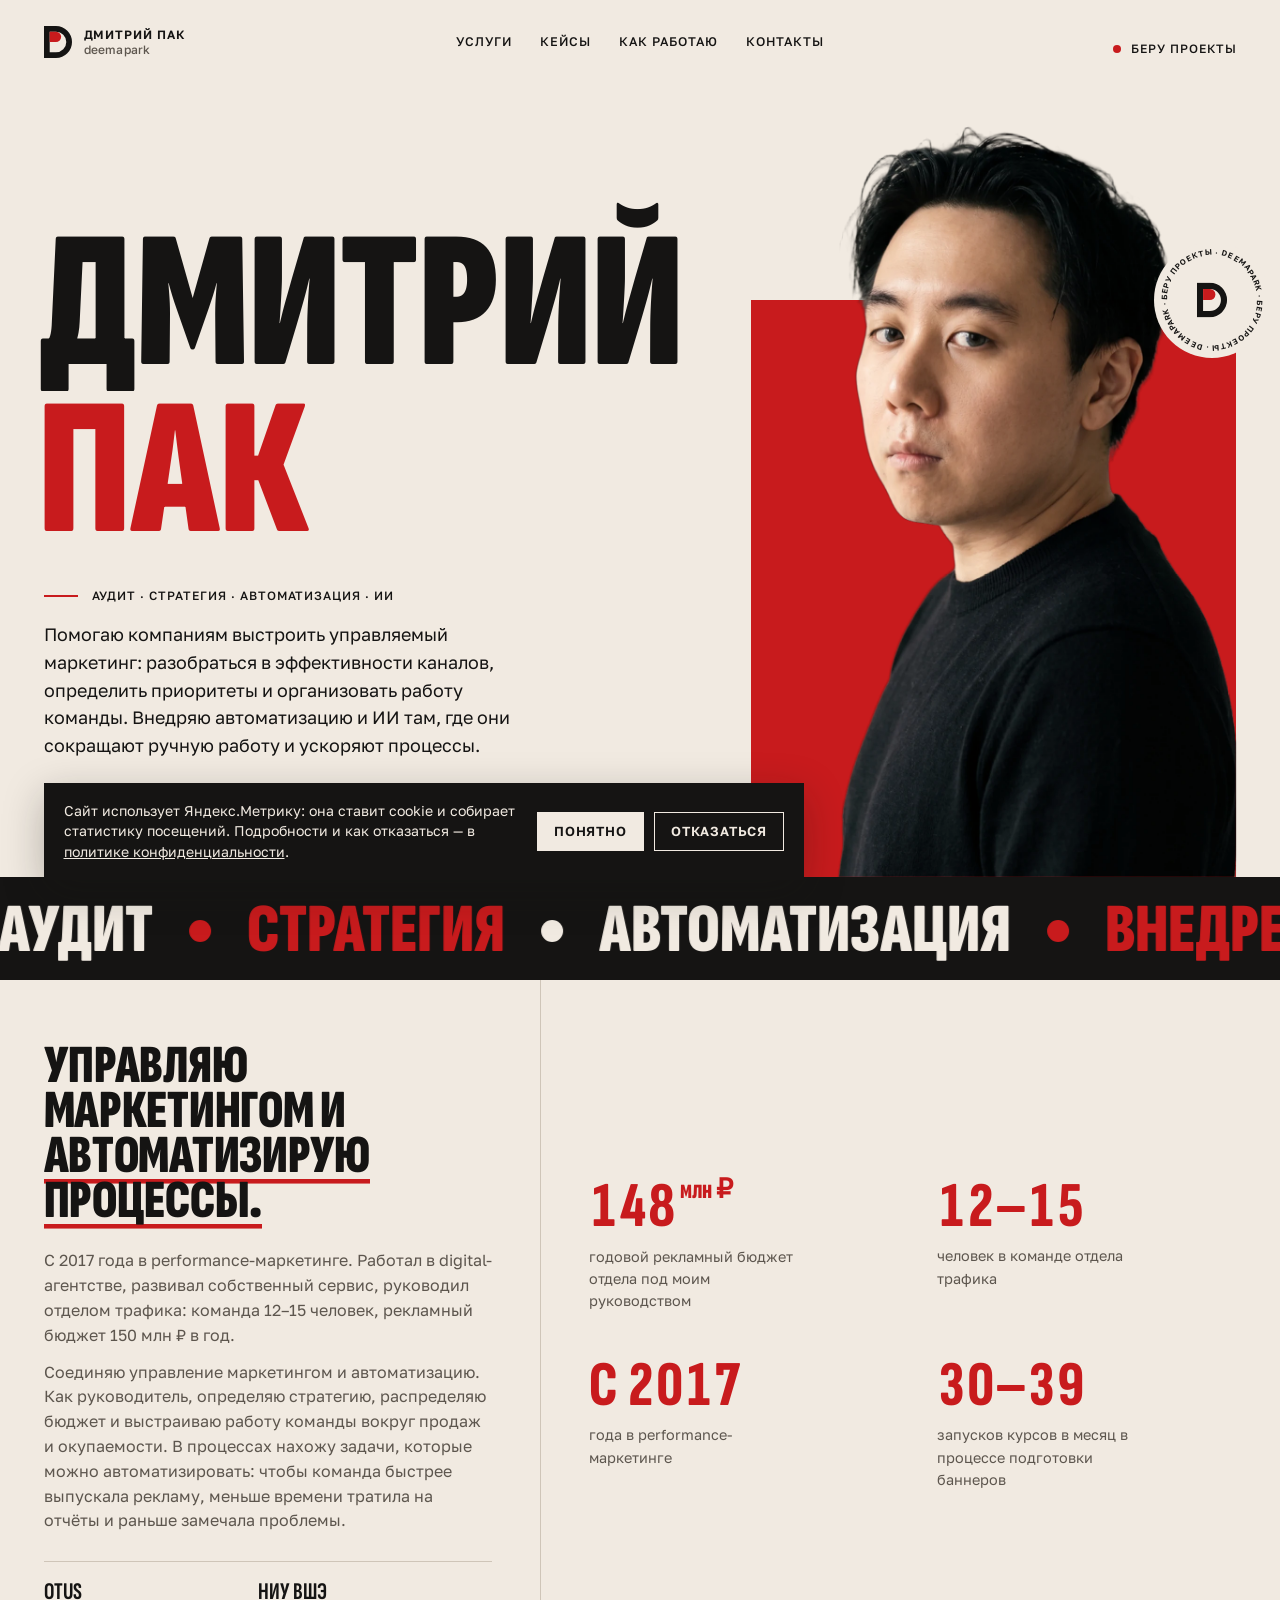
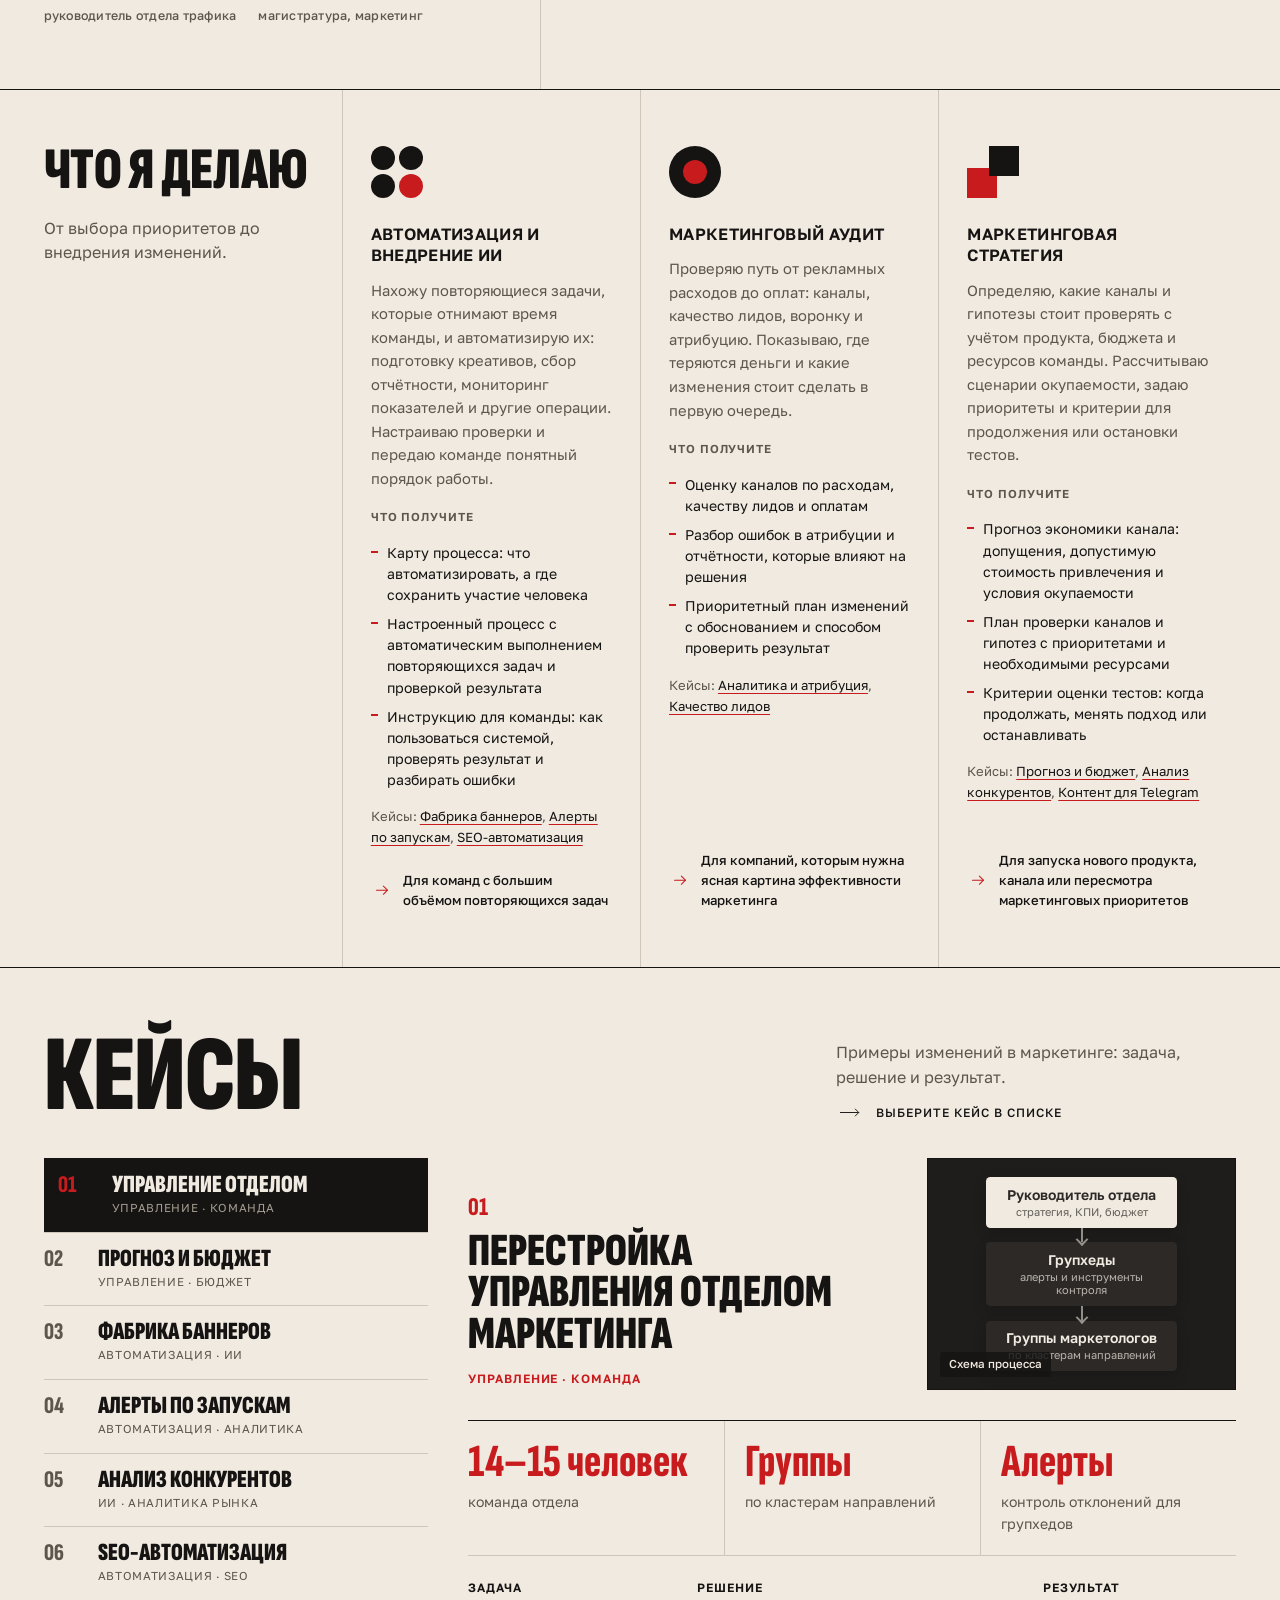
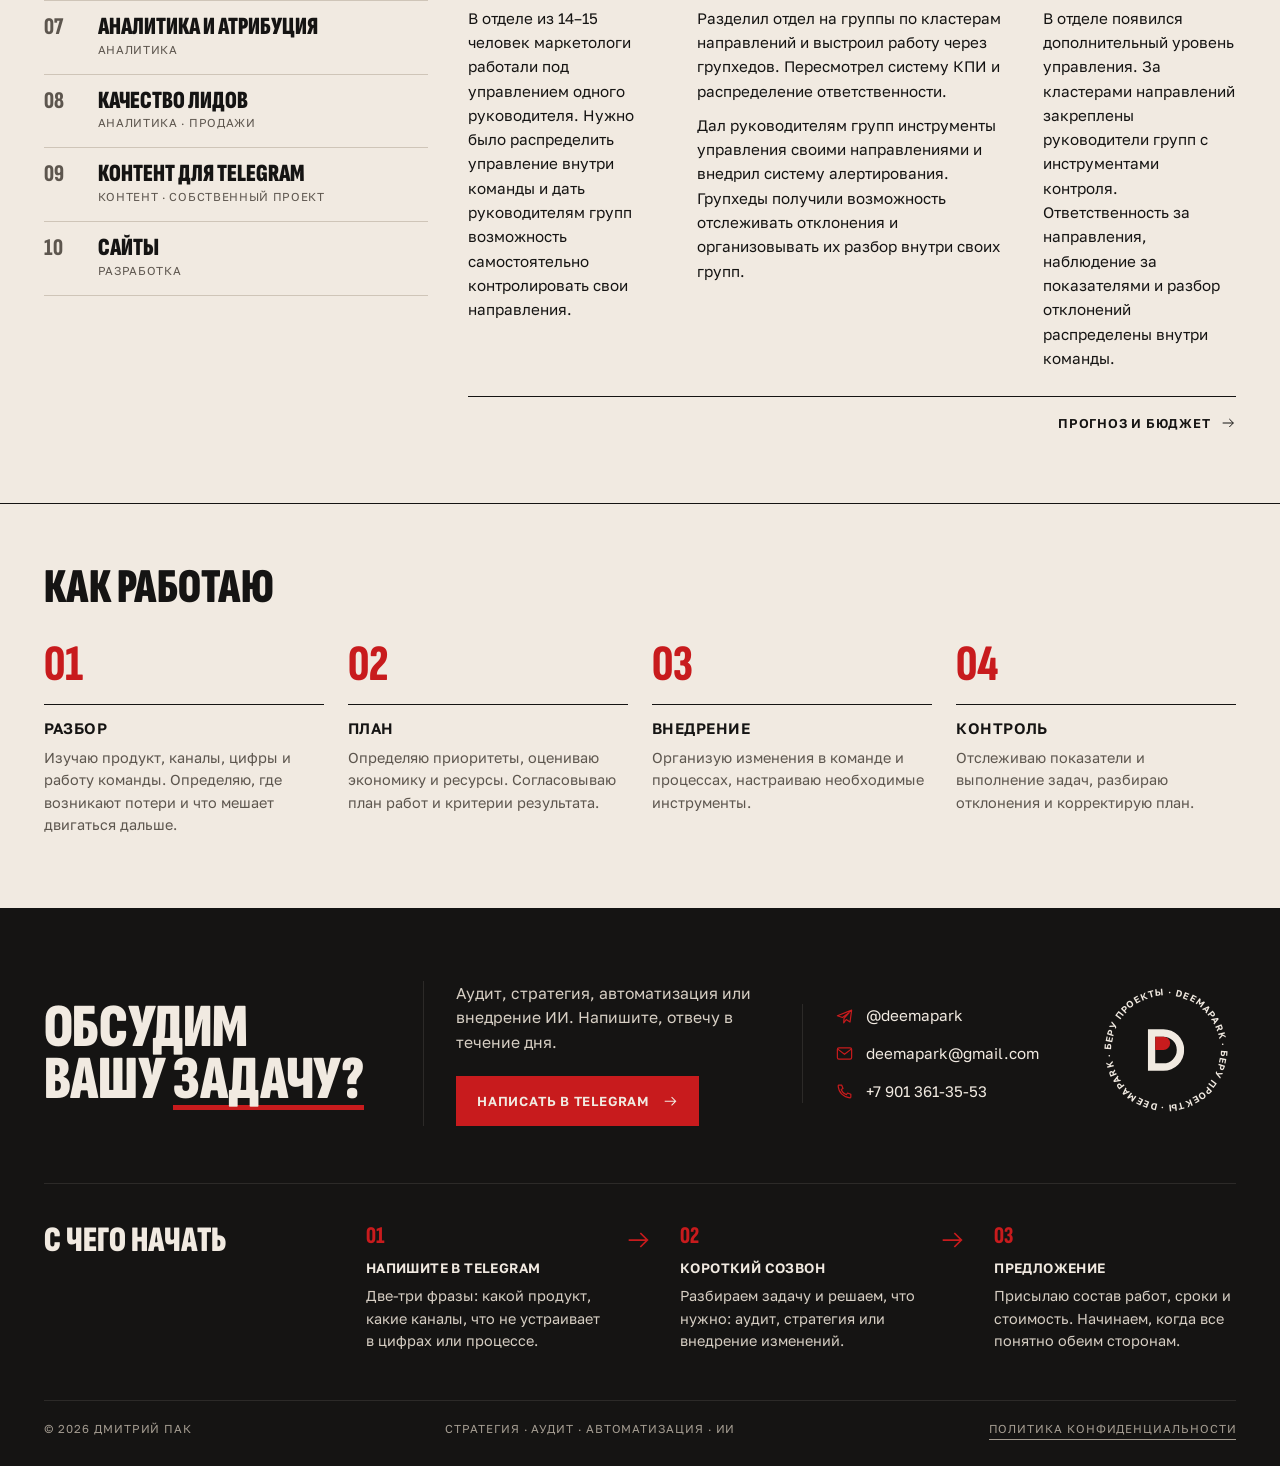
<file: index.html>
<!doctype html>
<html lang="ru">
<head>
<meta charset="utf-8">
<meta name="viewport" content="width=device-width, initial-scale=1">
<title>Дмитрий Пак — маркетинговый аудит, стратегия и внедрение ИИ</title>
<meta name="description" content="Дмитрий Пак — руководитель маркетинга. Маркетинговый аудит, стратегия, автоматизация и внедрение ИИ: от оценки каналов и экономики до изменений в работе команды.">
<link rel="canonical" href="https://dmitriypak.ru/">
<meta property="og:type" content="website">
<meta property="og:locale" content="ru_RU">
<meta property="og:site_name" content="Дмитрий Пак">
<meta property="og:title" content="Дмитрий Пак · управление маркетингом, автоматизация и ИИ">
<meta property="og:description" content="Маркетинговый аудит и стратегия: оценка каналов, приоритеты и работа команды. Автоматизация и ИИ там, где они сокращают ручную работу.">
<meta property="og:url" content="https://dmitriypak.ru/">
<meta property="og:image" content="https://dmitriypak.ru/assets/og.png">
<meta property="og:image:width" content="1200">
<meta property="og:image:height" content="630">
<meta property="og:image:alt" content="Дмитрий Пак · управление маркетингом, автоматизация и ИИ">
<meta name="twitter:card" content="summary_large_image">
<meta name="theme-color" content="#F1EAE1">
<meta name="yandex-verification" content="311f391ff35e39d4">
<link rel="icon" href="assets/brand/favicon.svg" type="image/svg+xml">
<link rel="preload" href="assets/fonts/sofia-cyrillic.woff2" as="font" type="font/woff2" crossorigin>
<link rel="preload" href="assets/fonts/golos-cyrillic.woff2" as="font" type="font/woff2" crossorigin>
<link rel="stylesheet" href="assets/fonts/fonts.css">
<link rel="stylesheet" href="assets/thumbs.css">
<link rel="stylesheet" href="assets/site.css">
<script type="application/ld+json">{"@context":"https://schema.org","@type":"Person","name":"Дмитрий Пак","jobTitle":"Руководитель маркетинга","description":"Дмитрий Пак — руководитель маркетинга. Маркетинговый аудит, стратегия, автоматизация и внедрение ИИ: от оценки каналов и экономики до изменений в работе команды.","image":"https://dmitriypak.ru/assets/portrait-2.webp","email":"mailto:deemapark@gmail.com","telephone":"+79013613553","sameAs":["https://t.me/deemapark"],"alumniOf":{"@type":"CollegeOrUniversity","name":"НИУ «Высшая школа экономики»"},"knowsAbout":["Performance-маркетинг","Маркетинговая аналитика","Атрибуция","Внедрение ИИ","Автоматизация маркетинга"],"url":"https://dmitriypak.ru/"}</script>
<script>document.documentElement.classList.add("js")</script>
</head>
<body>
<div class="wrap">
  <header class="top">
    <a class="who small" href="#" aria-label="Дмитрий Пак, в начало"><svg class="logo" viewBox="0 0 147 168" aria-hidden="true"><path fill="#151413" fill-rule="evenodd" d="M0 0H63A84 84 0 0 1 63 168H0ZM30 30V138H63A54 54 0 0 0 63 30Z"/><path fill="#C81B1D" d="M30 30H63A27 27 0 0 1 63 84H30Z"/></svg><span><b>Дмитрий Пак</b><i>deemapark</i></span></a>
    <nav aria-label="Разделы">
      <a href="#services">Услуги</a><a href="#work">Кейсы</a><a href="#how">Как работаю</a><a href="#contact">Контакты</a>
    </nav>
    <a class="status small" href="#contact"><i></i><span>Беру проекты</span></a>
  </header>

  <section class="hero" aria-label="Первый экран">
    <div class="copy" data-depth="-0.06">
      <h1 class="disp"><span><b>Дмитрий</b></span><span class="r"><b>Пак</b></span></h1>
      <p class="tag small">Аудит · Стратегия · Автоматизация · ИИ</p>
      <p class="lead">Помогаю компаниям выстроить управляемый маркетинг: разобраться в эффективности каналов, определить приоритеты и организовать работу команды. Внедряю автоматизацию и ИИ там, где они сокращают ручную работу и ускоряют процессы.</p>
      <div class="acts">
        <a class="btn" href="https://t.me/deemapark" target="_blank" rel="noopener">Обсудить проект <svg class="ico" viewBox="0 0 24 24" fill="none" stroke="currentColor" stroke-width="1.5" aria-hidden="true"><path d="M4 12h16M14 6l6 6-6 6"/></svg></a>
        <a class="btn ghost" href="#work">Смотреть кейсы</a>
      </div>
    </div>
    <div class="stage">
      <div class="block" data-depth="0.14"><svg class="plus" viewBox="0 0 24 24" fill="none" stroke="currentColor" stroke-width="1.5" aria-hidden="true"><path d="M12 4v16M4 12h16"/></svg></div>
      <img class="portrait" src="assets/portrait-2.webp" alt="Дмитрий Пак, портрет" width="900" height="1661" fetchpriority="high" data-depth="0.05">
      <div class="seal-h" data-depth="0.22"><svg class="seal" viewBox="0 0 200 200" aria-hidden="true"><defs><path id="seal-0" d="M100,100 m-78,0 a78,78 0 1,1 156,0 a78,78 0 1,1 -156,0"/></defs><g class="seal-ring"><text><textPath href="#seal-0" textLength="486">Беру проекты · deemapark · Беру проекты · deemapark · </textPath></text></g><svg class="logo" viewBox="0 0 147 168" aria-hidden="true" x="74" y="70" width="52" height="60"><path fill="#151413" fill-rule="evenodd" d="M0 0H63A84 84 0 0 1 63 168H0ZM30 30V138H63A54 54 0 0 0 63 30Z"/><path fill="#C81B1D" d="M30 30H63A27 27 0 0 1 63 84H30Z"/></svg></svg></div>
    </div>
  </section>
</div>

<div class="marquee" aria-hidden="true"><div class="row"><span>Аудит</span><span>Стратегия</span><span>Автоматизация</span><span>Внедрение ИИ</span><span>Аналитика</span><span>Performance</span><span>Аудит</span><span>Стратегия</span><span>Автоматизация</span><span>Внедрение ИИ</span><span>Аналитика</span><span>Performance</span><span>Аудит</span><span>Стратегия</span><span>Автоматизация</span><span>Внедрение ИИ</span><span>Аналитика</span><span>Performance</span></div></div>

<section class="band" aria-labelledby="about-h">
  <div class="wrap about">
    <div class="l">
      <h2 class="disp" id="about-h">Управляю маркетингом и <u class="mark">автоматизирую процессы.</u></h2>
      <p>С 2017 года в performance-маркетинге. Работал в digital-агентстве, развивал собственный сервис, руководил отделом трафика: команда 12–15 человек, рекламный бюджет 150 млн ₽ в год.</p>
      <p>Соединяю управление маркетингом и автоматизацию. Как руководитель, определяю стратегию, распределяю бюджет и выстраиваю работу команды вокруг продаж и окупаемости. В процессах нахожу задачи, которые можно автоматизировать: чтобы команда быстрее выпускала рекламу, меньше времени тратила на отчёты и раньше замечала проблемы.</p>
      <div class="where"><div class="wh"><b>OTUS</b><span>руководитель отдела трафика</span></div><div class="wh"><b>НИУ ВШЭ</b><span>магистратура, маркетинг</span></div></div>
      
    </div>
    <div class="r"><div class="stat"><b><span class="count" data-to="150">150</span><sup>млн ₽</sup></b><span>годовой рекламный бюджет отдела под моим руководством</span></div><div class="stat"><b><span class="count" data-to="12">12</span>–<span class="count" data-to="15">15</span></b><span>человек в команде отдела трафика</span></div><div class="stat"><b>С <span class="count" data-to="2017" data-from="1997">2017</span></b><span>года в performance-маркетинге</span></div><div class="stat"><b><span class="count" data-to="30">30</span>–<span class="count" data-to="40">40</span></b><span>запусков курсов в месяц в процессе подготовки баннеров</span></div></div>
  </div>
</section>

<section class="band" id="services" aria-labelledby="svc-h">
  <div class="wrap svc">
    <div class="h"><h2 class="disp" id="svc-h">Что я делаю</h2><p>От выбора приоритетов до внедрения изменений.</p></div>
    <article><div class="glyph g-ai"><i></i><i></i><i></i><i></i></div><h3>Автоматизация и внедрение ИИ</h3><p>Нахожу повторяющиеся задачи, которые отнимают время команды, и автоматизирую их: подготовку креативов, сбор отчётности, мониторинг показателей и другие операции. Настраиваю проверки и передаю команде понятный порядок работы.</p>
      <p class="get-h">Что получите</p><ul class="get"><li>Карту процесса: что автоматизировать, а где сохранить участие человека</li><li>Настроенный процесс с автоматическим выполнением повторяющихся задач и проверкой результата</li><li>Инструкцию для команды: как пользоваться системой, проверять результат и разбирать ошибки</li></ul>
      <p class="ex">Кейсы: <a href="#case-banners" data-case="banners">Фабрика баннеров</a>, <a href="#case-alerts" data-case="alerts">Алерты по запускам</a>, <a href="#case-seo" data-case="seo">SEO-автоматизация</a></p>
      <span class="for"><svg class="ico" viewBox="0 0 24 24" fill="none" stroke="currentColor" stroke-width="1.5" stroke-linecap="round" stroke-linejoin="round" aria-hidden="true"><path d="M4 12h16"/><path d="m14 6 6 6-6 6"/></svg>Для команд с большим объёмом повторяющихся задач</span></article>
    <article><div class="glyph g-audit"><i></i></div><h3>Маркетинговый аудит</h3><p>Проверяю путь от рекламных расходов до оплат: каналы, качество лидов, воронку и атрибуцию. Показываю, где теряются деньги и какие изменения стоит сделать в первую очередь.</p>
      <p class="get-h">Что получите</p><ul class="get"><li>Оценку каналов по расходам, качеству лидов и оплатам</li><li>Разбор ошибок в атрибуции и отчётности, которые влияют на решения</li><li>Приоритетный план изменений с обоснованием и способом проверить результат</li></ul>
      <p class="ex">Кейсы: <a href="#case-analytics" data-case="analytics">Аналитика и атрибуция</a>, <a href="#case-leads" data-case="leads">Качество лидов</a></p>
      <span class="for"><svg class="ico" viewBox="0 0 24 24" fill="none" stroke="currentColor" stroke-width="1.5" stroke-linecap="round" stroke-linejoin="round" aria-hidden="true"><path d="M4 12h16"/><path d="m14 6 6 6-6 6"/></svg>Для компаний, которым нужна ясная картина эффективности маркетинга</span></article>
    <article><div class="glyph g-strategy"><i></i><i></i></div><h3>Маркетинговая стратегия</h3><p>Определяю, какие каналы и гипотезы стоит проверять с учётом продукта, бюджета и ресурсов команды. Рассчитываю сценарии окупаемости, задаю приоритеты и критерии для продолжения или остановки тестов.</p>
      <p class="get-h">Что получите</p><ul class="get"><li>Прогноз экономики канала: допущения, допустимую стоимость привлечения и условия окупаемости</li><li>План проверки каналов и гипотез с приоритетами и необходимыми ресурсами</li><li>Критерии оценки тестов: когда продолжать, менять подход или останавливать</li></ul>
      <p class="ex">Кейсы: <a href="#case-budget" data-case="budget">Прогноз и бюджет</a>, <a href="#case-competitors" data-case="competitors">Анализ конкурентов</a>, <a href="#case-content" data-case="content">Контент для Telegram</a></p>
      <span class="for"><svg class="ico" viewBox="0 0 24 24" fill="none" stroke="currentColor" stroke-width="1.5" stroke-linecap="round" stroke-linejoin="round" aria-hidden="true"><path d="M4 12h16"/><path d="m14 6 6 6-6 6"/></svg>Для запуска нового продукта, канала или пересмотра маркетинговых приоритетов</span></article>
  </div>
</section>

<section class="band cx" id="work" aria-labelledby="work-h" style="margin-bottom:72px">
  <div class="wrap">
    <div class="work-head">
      <h2 class="disp" id="work-h">Кейсы</h2>
      <p>Примеры изменений в маркетинге: задача, решение и результат.<b><svg class="ico" viewBox="0 0 32 24" fill="none" stroke="currentColor" stroke-width="1.5" aria-hidden="true"><path d="M0 12h30M24 6l6 6-6 6"/></svg>Выберите кейс в списке</b></p>
    </div>
    <div class="cx-a">
      <ol class="cx-list" role="tablist" aria-label="Кейсы"><li><button type="button" role="tab" id="cxt-team" aria-controls="cx-team" aria-selected="true" tabindex="0" data-cx="team"><span class="n">01</span><span class="t">Управление отделом</span><span class="g">Управление · Команда</span></button></li><li><button type="button" role="tab" id="cxt-budget" aria-controls="cx-budget" aria-selected="false" tabindex="-1" data-cx="budget"><span class="n">02</span><span class="t">Прогноз и бюджет</span><span class="g">Управление · Бюджет</span></button></li><li><button type="button" role="tab" id="cxt-banners" aria-controls="cx-banners" aria-selected="false" tabindex="-1" data-cx="banners"><span class="n">03</span><span class="t">Фабрика баннеров</span><span class="g">Автоматизация · ИИ</span></button></li><li><button type="button" role="tab" id="cxt-alerts" aria-controls="cx-alerts" aria-selected="false" tabindex="-1" data-cx="alerts"><span class="n">04</span><span class="t">Алерты по запускам</span><span class="g">Автоматизация · Аналитика</span></button></li><li><button type="button" role="tab" id="cxt-competitors" aria-controls="cx-competitors" aria-selected="false" tabindex="-1" data-cx="competitors"><span class="n">05</span><span class="t">Анализ конкурентов</span><span class="g">ИИ · Аналитика рынка</span></button></li><li><button type="button" role="tab" id="cxt-seo" aria-controls="cx-seo" aria-selected="false" tabindex="-1" data-cx="seo"><span class="n">06</span><span class="t">SEO-автоматизация</span><span class="g">Автоматизация · SEO</span></button></li><li><button type="button" role="tab" id="cxt-analytics" aria-controls="cx-analytics" aria-selected="false" tabindex="-1" data-cx="analytics"><span class="n">07</span><span class="t">Аналитика и атрибуция</span><span class="g">Аналитика</span></button></li><li><button type="button" role="tab" id="cxt-leads" aria-controls="cx-leads" aria-selected="false" tabindex="-1" data-cx="leads"><span class="n">08</span><span class="t">Качество лидов</span><span class="g">Аналитика · Продажи</span></button></li><li><button type="button" role="tab" id="cxt-content" aria-controls="cx-content" aria-selected="false" tabindex="-1" data-cx="content"><span class="n">09</span><span class="t">Контент для Telegram</span><span class="g">Контент · Собственный проект</span></button></li><li><button type="button" role="tab" id="cxt-sites" aria-controls="cx-sites" aria-selected="false" tabindex="-1" data-cx="sites"><span class="n">10</span><span class="t">Сайты</span><span class="g">Разработка</span></button></li></ol>
      <div class="cx-view">
    <article class="cx-panel" id="cx-team" role="tabpanel" aria-labelledby="cxt-team">
      <div class="cx-pic c-dark"><div class="th-wrap" aria-hidden="true"><div class="th"><div class="th-in th-flow"><div class="thf-node thf-acc"><b>Руководитель отдела</b><span>стратегия, КПИ, бюджет</span></div><i class="thf-arr"></i><div class="thf-node"><b>Групхеды</b><span>алерты и инструменты контроля</span></div><i class="thf-arr"></i><div class="thf-node"><b>Группы маркетологов</b><span>по кластерам направлений</span></div></div></div></div><span class="pic-note">Схема процесса</span></div>
      <div class="cx-head"><span class="n">01</span><h3>Перестройка управления отделом маркетинга</h3><span class="cd-tag">Управление · Команда</span></div>
      <div class="cd-metrics"><div class="cd-metric"><b>14–15 человек</b><span>команда отдела</span></div><div class="cd-metric"><b>Группы</b><span>по кластерам направлений</span></div><div class="cd-metric"><b>Алерты</b><span>контроль отклонений для групхедов</span></div></div>
      <div class="cd-body">
        <div class="cd-part"><h4>Задача</h4><p>В отделе из 14–15 человек маркетологи работали под управлением одного руководителя. Нужно было распределить управление внутри команды и дать руководителям групп возможность самостоятельно контролировать свои направления.</p></div>
        <div class="cd-part"><h4>Решение</h4><p>Разделил отдел на группы по кластерам направлений и выстроил работу через групхедов. Пересмотрел систему КПИ и распределение ответственности.</p><p>Дал руководителям групп инструменты управления своими направлениями и внедрил систему алертирования. Групхеды получили возможность отслеживать отклонения и организовывать их разбор внутри своих групп.</p></div>
        <div class="cd-part"><h4>Результат</h4><p>В отделе появился дополнительный уровень управления. За кластерами направлений закреплены руководители групп с инструментами контроля. Ответственность за направления, наблюдение за показателями и разбор отклонений распределены внутри команды.</p></div>
      </div>
      
      <div class="cx-nav"><span></span><button type="button" class="nx" data-cx="budget"><span>Прогноз и бюджет</span><svg class="ico" viewBox="0 0 24 24" fill="none" stroke="currentColor" stroke-width="1.5" aria-hidden="true"><path d="M4 12h16M14 6l6 6-6 6"/></svg></button></div>
    </article>
    <article class="cx-panel" id="cx-budget" role="tabpanel" aria-labelledby="cxt-budget" hidden>
      <div class="cx-pic c-red"><div class="th-wrap" aria-hidden="true"><div class="th"><div class="th-in th-flow"><div class="thf-node thf-acc"><b>Прогноз выручки</b><span>по направлениям</span></div><i class="thf-arr"></i><div class="thf-node"><b>Бюджетные приоритеты</b><span>с учётом ожидаемой выручки</span></div><i class="thf-arr"></i><div class="thf-node"><b>Распределение средств</b><span>между направлениями</span></div></div></div></div><span class="pic-note">Схема процесса</span></div>
      <div class="cx-head"><span class="n">02</span><h3>Прогнозирование выручки и распределение бюджета</h3><span class="cd-tag">Управление · Бюджет</span></div>
      <div class="cd-metrics"><div class="cd-metric"><b>Прогноз</b><span>выручки для бюджетных решений</span></div><div class="cd-metric"><b>Бюджет</b><span>распределение между направлениями</span></div><div class="cd-metric"><b>Приоритеты</b><span>с учётом ожидаемой выручки</span></div></div>
      <div class="cd-body">
        <div class="cd-part"><h4>Задача</h4><p>Связать прогнозирование и распределение маркетингового бюджета с задачей максимизации выручки. Выстроить процесс, в котором решения о расходах учитывают ожидаемый результат направлений.</p></div>
        <div class="cd-part"><h4>Решение</h4><p>Пересмотрел процесс прогнозирования и распределения маркетингового бюджета. Связал оценку ожидаемой выручки с решениями о том, как распределять средства между направлениями.</p><p>Выстроил общий подход к прогнозу и бюджетным приоритетам, чтобы эти решения принимались во взаимосвязи.</p></div>
        <div class="cd-part"><h4>Результат</h4><p>Прогнозирование и распределение бюджета стали частями одного управленческого процесса. Ожидаемая выручка направлений учитывается при определении бюджетных приоритетов.</p></div>
      </div>
      
      <div class="cx-nav"><button type="button" data-cx="team"><svg class="ico" viewBox="0 0 24 24" fill="none" stroke="currentColor" stroke-width="1.5" aria-hidden="true"><path d="M20 12H4M10 6l-6 6 6 6"/></svg><span>Управление отделом</span></button><button type="button" class="nx" data-cx="banners"><span>Фабрика баннеров</span><svg class="ico" viewBox="0 0 24 24" fill="none" stroke="currentColor" stroke-width="1.5" aria-hidden="true"><path d="M4 12h16M14 6l6 6-6 6"/></svg></button></div>
    </article>
    <article class="cx-panel" id="cx-banners" role="tabpanel" aria-labelledby="cxt-banners" hidden>
      <div class="cx-pic c-paper"><div class="th-wrap" aria-hidden="true"><div class="th"><div class="th-in th-banners"><div class="thb thb-wide"><b>Python-<br>разработчик</b><span>Старт 14 октября</span><em class="thb-fig"></em></div><div class="thb thb-sq"><b>Data<br>Engineer</b><span>Открытый урок</span><em class="thb-fig thb-fig2"></em></div><div class="thb thb-story"><b>QA<br>Auto</b><span>Старт 21.10</span><em class="thb-fig thb-fig3"></em></div><div class="thb thb-mini"><b>SQL для<br>аналитиков</b><span>Открытый урок</span></div></div></div></div></div>
      <div class="cx-head"><span class="n">03</span><h3>Фабрика баннеров для курсов</h3><span class="cd-tag">Автоматизация · ИИ</span></div>
      <div class="cd-metrics"><div class="cd-metric"><b>Автосборка</b><span>баннеров по плану запусков</span></div><div class="cd-metric"><b>30–40</b><span>запусков курсов в месяц</span></div><div class="cd-metric"><b>3</b><span>формата баннеров</span></div></div>
      <div class="cd-body">
        <div class="cd-part"><h4>Задача</h4><p>Каждый месяц для 30–40 запусков курсов нужны баннеры курса и открытых уроков в трёх форматах. Ручная подготовка большого количества материалов создаёт нагрузку на дизайнера и замедляет выпуск рекламы.</p></div>
        <div class="cd-part"><h4>Решение</h4><p>Конвейер на Claude Code. План запусков читается прямо из Google Таблицы, Claude пишет подзаголовок по названию курса, фигура генерируется в Recraft по каталогу стилей, фон удаляется, баннер собирается версткой и рендерится в PNG. Для A/B-тестов используется парный дизайн: два стиля на курс. Для сравнения визуальных стилей фиксируем остальные элементы баннера. Вторая часть: анализ креативов. Данные открутки приходят из API Директа, система предлагает гипотезы правок к следующей партии.</p></div>
        <div class="cd-part"><h4>Результат</h4><p>Баннеры собираются из плана запусков автоматически: система готовит тексты, изображения и файлы в трёх форматах. Команда проверяет готовую партию и вносит необходимые правки.</p></div>
      </div>
      <ul class="cd-stack"><li>Claude Code</li><li>Recraft</li><li>Google Sheets API</li><li>Yandex Direct API</li></ul>
      <div class="cx-nav"><button type="button" data-cx="budget"><svg class="ico" viewBox="0 0 24 24" fill="none" stroke="currentColor" stroke-width="1.5" aria-hidden="true"><path d="M20 12H4M10 6l-6 6 6 6"/></svg><span>Прогноз и бюджет</span></button><button type="button" class="nx" data-cx="alerts"><span>Алерты по запускам</span><svg class="ico" viewBox="0 0 24 24" fill="none" stroke="currentColor" stroke-width="1.5" aria-hidden="true"><path d="M4 12h16M14 6l6 6-6 6"/></svg></button></div>
    </article>
    <article class="cx-panel" id="cx-alerts" role="tabpanel" aria-labelledby="cxt-alerts" hidden>
      <div class="cx-pic c-dark"><div class="th-wrap" aria-hidden="true"><div class="th"><div class="th-in th-alerts"><div class="tha-head"><i class="tha-ava">А</i><div><b>Алерты отдела</b><span>бот</span></div></div><div class="tha-msg"><b>Неделя 41 · Data Engineer</b><p><i class="tha-dot"></i>CPL выше плана на 27%</p><p><i class="tha-dot tha-dot2"></i>VK Ads не открутил 3 дня</p><p class="tha-st">Статус: ухудшился</p><div class="tha-btns"><span>Ответить</span><span>Трекер</span></div></div></div></div></div></div>
      <div class="cx-head"><span class="n">04</span><h3>Система алертов по запускам</h3><span class="cd-tag">Автоматизация · Аналитика</span></div>
      <div class="cd-metrics"><div class="cd-metric"><b>Каждую неделю</b><span>проверка всех запусков</span></div><div class="cd-metric"><b>+20%</b><span>отклонение CPL от плана для алерта</span></div><div class="cd-metric"><b>2 рабочих дня</b><span>до эскалации без ответа</span></div></div>
      <div class="cd-body">
        <div class="cd-part"><h4>Задача</h4><p>Запусков много, и просадку эффективности легко заметить слишком поздно. Нужна система, которая проверяет все запуски и говорит, что именно сломалось.</p></div>
        <div class="cd-part"><h4>Решение</h4><p>Еженедельные алерты на данных трекера лидов. Две независимые проверки: отклонение от плана (недельная норма по лидам и выручке, CPL выше плана на 20% и больше) и отклонение от собственной истории курса (медиана тех же недель прошлых запусков). Вторая ловит самый коварный случай: формально зеленый запуск, у которого просела эффективность. К каждому алерту приложена диагностика по каналам: какой выключился, где перекос объема, где аномальный CPL. Общие проблемы отделены от персональных, чтобы маркетолог не получал алерты о чужих решениях. Если маркетолог не ответил за 2 рабочих дня, срабатывает эскалация через Telegram-бота.</p></div>
        <div class="cd-part"><h4>Результат</h4><p>По каждому запуску команда получает отклонения от плана и прошлых запусков с разбором по каналам. Если ответственный не отвечает в течение двух рабочих дней, система отправляет эскалацию.</p></div>
      </div>
      <ul class="cd-stack"><li>Google Sheets</li><li>Apps Script</li><li>Python</li><li>Claude</li><li>Telegram-бот</li></ul>
      <div class="cx-nav"><button type="button" data-cx="banners"><svg class="ico" viewBox="0 0 24 24" fill="none" stroke="currentColor" stroke-width="1.5" aria-hidden="true"><path d="M20 12H4M10 6l-6 6 6 6"/></svg><span>Фабрика баннеров</span></button><button type="button" class="nx" data-cx="competitors"><span>Анализ конкурентов</span><svg class="ico" viewBox="0 0 24 24" fill="none" stroke="currentColor" stroke-width="1.5" aria-hidden="true"><path d="M4 12h16M14 6l6 6-6 6"/></svg></button></div>
    </article>
    <article class="cx-panel" id="cx-competitors" role="tabpanel" aria-labelledby="cxt-competitors" hidden>
      <div class="cx-pic c-red"><div class="th-wrap" aria-hidden="true"><div class="th"><div class="th-in th-comp"><div class="thk-head"><b>Дайджест рынка</b><span>неделя 41 · 12 конкурентов</span></div><div class="thk-row"><i>Школа А</i><span>Скидка на Python</span><em class="thk-up">30% → 45%</em></div><div class="thk-row"><i>Школа Б</i><span>Новый курс</span><em>ML для продактов</em></div><div class="thk-row"><i>Школа В</i><span>Цена DevOps</span><em class="thk-down">89 900 → 79 900 ₽</em></div><div class="thk-row"><i>Школа Г</i><span>Оффер в Директе</span><em>«Трудоустройство или возврат»</em></div><div class="thk-foot">Проверить у себя: 2 гипотезы</div></div></div></div></div>
      <div class="cx-head"><span class="n">05</span><h3>Сервис анализа конкурентов</h3><span class="cd-tag">ИИ · Аналитика рынка</span></div>
      <div class="cd-metrics"><div class="cd-metric"><b>12+</b><span>конкурентов под мониторингом</span></div><div class="cd-metric"><b>История</b><span>изменений цен, предложений и рекламы</span></div><div class="cd-metric"><b>1 дайджест</b><span>каждую неделю</span></div></div>
      <div class="cd-body">
        <div class="cd-part"><h4>Задача</h4><p>Мониторинг конкурентов делался вручную и от случая к случаю: кто-то заходил на сайты, листал выдачу и пересказывал в чате. Изменения в ценах и офферах замечали через недели, а сравнить рынок за период было не с чем.</p></div>
        <div class="cd-part"><h4>Решение</h4><p>Сервис раз в неделю обходит сайты и рекламу конкурентов: лендинги курсов, цены и скидки, объявления в поисковой выдаче и рекламных сетях, посты в Telegram-каналах. Снимки складываются в историю, Claude сравнивает их с прошлой неделей и размечает изменения: новый оффер, сдвиг цены, новый курс, смена позиционирования. На выходе дайджест в Telegram с тем, что поменялось и что из этого стоит проверить у себя, и таблица для сравнения рынка за любой период.</p></div>
        <div class="cd-part"><h4>Результат</h4><p>Вместо ручного обхода сайтов и каналов команда получает еженедельную сводку изменений со ссылками на источники. История наблюдений помогает сравнивать предложения конкурентов за разные периоды.</p></div>
      </div>
      <ul class="cd-stack"><li>Python</li><li>Playwright</li><li>Claude API</li><li>Google Sheets</li><li>Telegram-бот</li></ul>
      <div class="cx-nav"><button type="button" data-cx="alerts"><svg class="ico" viewBox="0 0 24 24" fill="none" stroke="currentColor" stroke-width="1.5" aria-hidden="true"><path d="M20 12H4M10 6l-6 6 6 6"/></svg><span>Алерты по запускам</span></button><button type="button" class="nx" data-cx="seo"><span>SEO-автоматизация</span><svg class="ico" viewBox="0 0 24 24" fill="none" stroke="currentColor" stroke-width="1.5" aria-hidden="true"><path d="M4 12h16M14 6l6 6-6 6"/></svg></button></div>
    </article>
    <article class="cx-panel" id="cx-seo" role="tabpanel" aria-labelledby="cxt-seo" hidden>
      <div class="cx-pic c-paper"><div class="th-wrap" aria-hidden="true"><div class="th"><div class="th-in th-seo"><div class="ths-row ths-h"><span>Страница</span><span>Title</span><span>Статус</span></div><div class="ths-row"><span>/python</span><span>Курс Python с нуля до junior</span><span class="ths-ok">внедрено</span></div><div class="ths-row"><span>/qa-auto</span><span>Автотесты на Java: курс</span><span class="ths-ok">внедрено</span></div><div class="ths-row"><span>/ml</span><span>Machine Learning: курс</span><span class="ths-wait">согласование</span></div><div class="ths-row"><span>/devops</span><span>DevOps-инженер: обучение</span><span class="ths-ok">внедрено</span></div><div class="ths-row"><span>/go</span><span>Go-разработчик: курс</span><span class="ths-new">в бэклоге</span></div></div></div></div></div>
      <div class="cx-head"><span class="n">06</span><h3>Автоматизация регулярных SEO-задач без расширения штата</h3><span class="cd-tag">Автоматизация · SEO</span></div>
      <div class="cd-metrics"><div class="cd-metric"><b>0</b><span>новых сотрудников в штате</span></div><div class="cd-metric"><b>3</b><span>контура: мониторинг, бэклог, внедрение</span></div><div class="cd-metric"><b>9</b><span>блоков задач разобраны для автоматизации</span></div></div>
      <div class="cd-body">
        <div class="cd-part"><h4>Задача</h4><p>Нужно было автоматизировать регулярные SEO-задачи без найма нового специалиста.</p></div>
        <div class="cd-part"><h4>Решение</h4><p>Регулярные задачи разобраны на девять блоков и распределены по трём контурам: еженедельный мониторинг (позиции, техаудит, аномалии в Google Search Console), бэклог в Google Таблицах с приоритизацией по ICE и согласованием и подготовка изменений с внедрением через API CMS. Основной модуль: генерация метатегов. Система отмечает аномалии и предлагает возможные причины и действия для проверки.</p></div>
        <div class="cd-part"><h4>Результат</h4><p>Настроены регулярный мониторинг, приоритизация задач и подготовка метатегов с внедрением через API CMS. Команда согласовывает изменения и контролирует выполнение.</p></div>
      </div>
      <ul class="cd-stack"><li>Claude Code</li><li>Google Search Console API</li><li>Google Sheets</li><li>API CMS</li></ul>
      <div class="cx-nav"><button type="button" data-cx="competitors"><svg class="ico" viewBox="0 0 24 24" fill="none" stroke="currentColor" stroke-width="1.5" aria-hidden="true"><path d="M20 12H4M10 6l-6 6 6 6"/></svg><span>Анализ конкурентов</span></button><button type="button" class="nx" data-cx="analytics"><span>Аналитика и атрибуция</span><svg class="ico" viewBox="0 0 24 24" fill="none" stroke="currentColor" stroke-width="1.5" aria-hidden="true"><path d="M4 12h16M14 6l6 6-6 6"/></svg></button></div>
    </article>
    <article class="cx-panel" id="cx-analytics" role="tabpanel" aria-labelledby="cxt-analytics" hidden>
      <div class="cx-pic c-dark"><div class="th-wrap" aria-hidden="true"><div class="th"><div class="th-in th-analytics"><div class="thn-kpi"><div><span>Выручка</span><b>104%</b></div><div><span>CPL</span><b>1 240 ₽</b></div><div><span>Оплаты</span><b>312</b></div></div><div class="thn-chart"><i class="thn-bar" style="--v:46"></i><i class="thn-bar" style="--v:58"></i><i class="thn-bar" style="--v:52"></i><i class="thn-bar" style="--v:70"></i><i class="thn-bar" style="--v:64"></i><i class="thn-bar" style="--v:82"></i><i class="thn-bar" style="--v:76"></i><i class="thn-bar" style="--v:90"></i></div><div class="thn-axis"><span>план</span><span>факт</span></div></div></div></div></div>
      <div class="cx-head"><span class="n">07</span><h3>Настройка аналитики и атрибуции</h3><span class="cd-tag">Аналитика</span></div>
      <div class="cd-metrics"><div class="cd-metric"><b>10</b><span>экранов дашбордов</span></div><div class="cd-metric"><b>Единый дашборд</b><span>вместо 9 разрозненных таблиц</span></div><div class="cd-metric"><b>3</b><span>ошибки в атрибуции и расчётах исправлены</span></div></div>
      <div class="cd-body">
        <div class="cd-part"><h4>Задача</h4><p>Отчетность была разбросана по таблицам, а атрибуция каналов давала искаженную картину.</p></div>
        <div class="cd-part"><h4>Решение</h4><p>Многоэкранный дашборд в DataLens: обзор для руководителя, разбор по курсу, каналы с переключением атрибуции, план/факт по 14 направлениям, операционная таблица трафика с алертами по CPL, воронка CRM по статусам. Отдельно пересобрана методика атрибуции. Исправлены три ошибки, и каждая меняла рейтинг каналов: оплаты засчитывались без временного окна, в конверсии числитель и знаменатель были в разных единицах, платный Директ склеивался с органикой из Яндекса.</p></div>
        <div class="cd-part"><h4>Результат</h4><p>Руководитель и команда видят расходы, лиды и оплаты в одном дашборде. Исправлены три ошибки в расчётах, которые искажали сравнение каналов: временное окно оплат, единицы расчёта конверсии и объединение платного трафика с органическим.</p></div>
      </div>
      <ul class="cd-stack"><li>DataLens</li><li>Google Sheets</li><li>Bitrix24</li><li>Яндекс Метрика</li></ul>
      <div class="cx-nav"><button type="button" data-cx="seo"><svg class="ico" viewBox="0 0 24 24" fill="none" stroke="currentColor" stroke-width="1.5" aria-hidden="true"><path d="M20 12H4M10 6l-6 6 6 6"/></svg><span>SEO-автоматизация</span></button><button type="button" class="nx" data-cx="leads"><span>Качество лидов</span><svg class="ico" viewBox="0 0 24 24" fill="none" stroke="currentColor" stroke-width="1.5" aria-hidden="true"><path d="M4 12h16M14 6l6 6-6 6"/></svg></button></div>
    </article>
    <article class="cx-panel" id="cx-leads" role="tabpanel" aria-labelledby="cxt-leads" hidden>
      <div class="cx-pic c-red"><div class="th-wrap" aria-hidden="true"><div class="th"><div class="th-in th-leads"><div class="thl-row"><span>Директ</span><div><i class="thl-l" style="--v:92"></i><i class="thl-p" style="--v:30"></i></div></div><div class="thl-row"><span>VK Ads</span><div><i class="thl-l" style="--v:78"></i><i class="thl-p" style="--v:9"></i></div></div><div class="thl-row"><span>Telegram</span><div><i class="thl-l" style="--v:55"></i><i class="thl-p" style="--v:21"></i></div></div><div class="thl-row"><span>Партнёры</span><div><i class="thl-l" style="--v:34"></i><i class="thl-p" style="--v:16"></i></div></div><div class="thl-key"><span><i class="thl-l"></i>лиды</span><span><i class="thl-p"></i>оплаты</span></div></div></div></div></div>
      <div class="cx-head"><span class="n">08</span><h3>Анализ качества лидов</h3><span class="cd-tag">Аналитика · Продажи</span></div>
      <div class="cd-metrics"><div class="cd-metric"><b>До оплаты</b><span>связаны лиды, сделки и покупки</span></div><div class="cd-metric"><b>Отдельный учёт</b><span>дублей и невалидных обращений</span></div></div>
      <div class="cd-body">
        <div class="cd-part"><h4>Задача</h4><p>Количество лидов ничего не говорит о качестве канала. Нужно было связать маркетинг с реальными оплатами.</p></div>
        <div class="cd-part"><h4>Решение</h4><p>Лиды из админки связаны со сделками в Bitrix24 и оплатами. Разведены единицы наблюдения маркетинга и продаж: конверсия в оплату считается по воронке продаж, дубли и невалид вынесены в отдельную метрику качества трафика. Незрелые сделки в расчете не участвуют, органика не сравнивается с платными каналами.</p></div>
        <div class="cd-part"><h4>Результат</h4><p>Лиды связаны со сделками и оплатами. Команда сравнивает платные каналы по конверсии в покупку, отдельно учитывает дубли и невалидные обращения. Это даёт основу для решений о перераспределении бюджета.</p></div>
      </div>
      <ul class="cd-stack"><li>Python</li><li>Claude Code</li><li>Bitrix24</li><li>Выгрузки админки</li></ul>
      <div class="cx-nav"><button type="button" data-cx="analytics"><svg class="ico" viewBox="0 0 24 24" fill="none" stroke="currentColor" stroke-width="1.5" aria-hidden="true"><path d="M20 12H4M10 6l-6 6 6 6"/></svg><span>Аналитика и атрибуция</span></button><button type="button" class="nx" data-cx="content"><span>Контент для Telegram</span><svg class="ico" viewBox="0 0 24 24" fill="none" stroke="currentColor" stroke-width="1.5" aria-hidden="true"><path d="M4 12h16M14 6l6 6-6 6"/></svg></button></div>
    </article>
    <article class="cx-panel" id="cx-content" role="tabpanel" aria-labelledby="cxt-content" hidden>
      <div class="cx-pic c-paper"><div class="th-wrap" aria-hidden="true"><div class="th"><div class="th-in th-content"><div class="thc-post"><div class="thc-head"><i class="thc-ava">М</i><b>Маркетинг на цифрах</b></div><div class="thc-img"><b>×4</b><span>разница в конверсии</span></div><p>Почему лиды не равно оплаты: разбираем один канал.</p><span class="thc-meta">4,2 тыс. просмотров · 12:40</span></div></div></div></div></div>
      <div class="cx-head"><span class="n">09</span><h3>Подготовка и публикация контента для трёх Telegram-каналов</h3><span class="cd-tag">Контент · Собственный проект</span></div>
      <div class="cd-metrics"><div class="cd-metric"><b>3</b><span>собственных Telegram-канала</span></div><div class="cd-metric"><b>25</b><span>постов в неделю</span></div><div class="cd-metric"><b>Проверка</b><span>каждого материала перед публикацией</span></div></div>
      <div class="cd-body">
        <div class="cd-part"><h4>Задача</h4><p>Регулярно выпускать контент в трёх моих собственных Telegram-каналах, не тратя время на ручную подготовку каждого поста.</p></div>
        <div class="cd-part"><h4>Решение</h4><p>Процесс «идея → текст → визуал → согласование → публикация». Визуал переиспользует конвейер фабрики баннеров: инфраструктура та же, меняется только бриф (контент-план вместо карточки курса) и правила приемки (проверка каждого поста вместо месячной партии). Экономика канала считается до запуска: стоимость подписчика, объем закупа, срок окупаемости и заранее заданная точка остановки.</p></div>
        <div class="cd-part"><h4>Результат</h4><p>На одном процессе работают три собственных Telegram-канала с общим выпуском 25 постов в неделю. Человек проверяет и согласовывает материалы перед публикацией.</p></div>
      </div>
      <ul class="cd-stack"><li>Claude Code</li><li>Recraft</li><li>Telegram</li></ul>
      <div class="cx-nav"><button type="button" data-cx="leads"><svg class="ico" viewBox="0 0 24 24" fill="none" stroke="currentColor" stroke-width="1.5" aria-hidden="true"><path d="M20 12H4M10 6l-6 6 6 6"/></svg><span>Качество лидов</span></button><button type="button" class="nx" data-cx="sites"><span>Сайты</span><svg class="ico" viewBox="0 0 24 24" fill="none" stroke="currentColor" stroke-width="1.5" aria-hidden="true"><path d="M4 12h16M14 6l6 6-6 6"/></svg></button></div>
    </article>
    <article class="cx-panel" id="cx-sites" role="tabpanel" aria-labelledby="cxt-sites" hidden>
      <div class="cx-pic c-dark"><div class="th-wrap" aria-hidden="true"><div class="th"><div class="th-in th-sites"><div class="thw-bar"><i></i><i></i><i></i><span>studio-site.ru</span></div><div class="thw-page"><b>НОВАЯ<br>КОЛЛЕКЦИЯ</b><em></em><span class="thw-l1"></span><span class="thw-l2"></span></div></div></div></div></div>
      <div class="cx-head"><span class="n">10</span><h3>Разработка и запуск небольших сайтов</h3><span class="cd-tag">Разработка</span></div>
      <div class="cd-metrics"><div class="cd-metric"><b>Адаптивность</b><span>для телефона и компьютера</span></div><div class="cd-metric"><b>Свой домен</b><span>настройка и публикация сайта</span></div><div class="cd-metric"><b>Полный цикл</b><span>структура, дизайн и разработка</span></div></div>
      <div class="cd-body">
        <div class="cd-part"><h4>Задача</h4><p>Нужен небольшой сайт с собственным дизайном, который можно запустить без студии.</p></div>
        <div class="cd-part"><h4>Решение</h4><p>Структура и дизайн по референсам, анимации, адаптивная верстка и публикация на сервере с доменом. Разработка ведется через Claude Code. Пример работы: этот сайт, dmitriypak.ru.</p></div>
        <div class="cd-part"><h4>Результат</h4><p>Готовый адаптивный сайт на вашем домене. Структура, дизайн, вёрстка и публикация — в рамках одного проекта.</p></div>
      </div>
      <ul class="cd-stack"><li>Claude Code</li><li>HTML/CSS/JS</li><li>VPS</li></ul>
      <div class="cx-nav"><button type="button" data-cx="content"><svg class="ico" viewBox="0 0 24 24" fill="none" stroke="currentColor" stroke-width="1.5" aria-hidden="true"><path d="M20 12H4M10 6l-6 6 6 6"/></svg><span>Контент для Telegram</span></button></div>
    </article>
      </div>
    </div>
  </div>
</section>

<section class="band" id="how" aria-labelledby="how-h">
  <div class="wrap">
    <div class="how">
      <h2 class="disp" id="how-h">Как работаю</h2>
      <div class="steps"><div class="step"><b>01</b><h3>Разбор</h3><p>Изучаю продукт, каналы, цифры и работу команды. Определяю, где возникают потери и что мешает двигаться дальше.</p></div><div class="step"><b>02</b><h3>План</h3><p>Определяю приоритеты, оцениваю экономику и ресурсы. Согласовываю план работ и критерии результата.</p></div><div class="step"><b>03</b><h3>Внедрение</h3><p>Организую изменения в команде и процессах, настраиваю необходимые инструменты.</p></div><div class="step"><b>04</b><h3>Контроль</h3><p>Отслеживаю показатели и выполнение задач, разбираю отклонения и корректирую план.</p></div></div>
    </div>
  </div>
</section>

<footer class="foot-band" id="contact">
  <div class="wrap">
    <div class="cta">
      <h2 class="disp">Обсудим <br>вашу <u class="mark">задачу?</u></h2>
      <div class="who">
        <p>Аудит, стратегия, автоматизация или внедрение ИИ. Напишите, отвечу в течение дня.</p>
        <a class="btn red" href="https://t.me/deemapark" target="_blank" rel="noopener">Написать в Telegram <svg class="ico" viewBox="0 0 24 24" fill="none" stroke="currentColor" stroke-width="1.5" aria-hidden="true"><path d="M4 12h16M14 6l6 6-6 6"/></svg></a>
      </div>
      <div class="ct">
        <a href="https://t.me/deemapark" target="_blank" rel="noopener"><svg class="ico" viewBox="0 0 24 24" fill="none" stroke="currentColor" stroke-width="1.5" stroke-linecap="round" stroke-linejoin="round" aria-hidden="true"><path d="M21 4 3 11l6.5 2.2L18 7l-6.6 7.4L11 20l3.2-4.2L19 19z"/></svg>@deemapark</a>
        <a href="mailto:deemapark@gmail.com"><svg class="ico" viewBox="0 0 24 24" fill="none" stroke="currentColor" stroke-width="1.5" stroke-linecap="round" stroke-linejoin="round" aria-hidden="true"><rect x="3" y="5" width="18" height="14" rx="2"/><path d="m3.5 6.5 8.5 6.5 8.5-6.5"/></svg>deemapark@gmail.com</a>
        <a href="tel:+79013613553"><svg class="ico" viewBox="0 0 24 24" fill="none" stroke="currentColor" stroke-width="1.5" stroke-linecap="round" stroke-linejoin="round" aria-hidden="true"><path d="M5 4h3.5l1.6 4.2-2.2 1.4a11 11 0 0 0 6.5 6.5l1.4-2.2L20 15.5V19a1 1 0 0 1-1 1A16 16 0 0 1 4 5a1 1 0 0 1 1-1Z"/></svg>+7 901 361-35-53</a>
        
      </div>
      <div><svg class="seal" viewBox="0 0 200 200" aria-hidden="true"><defs><path id="seal-b" d="M100,100 m-78,0 a78,78 0 1,1 156,0 a78,78 0 1,1 -156,0"/></defs><g class="seal-ring"><text><textPath href="#seal-b" textLength="486">Беру проекты · deemapark · Беру проекты · deemapark · </textPath></text></g><svg class="logo" viewBox="0 0 147 168" aria-hidden="true" x="74" y="70" width="52" height="60"><path fill="#F1EAE1" fill-rule="evenodd" d="M0 0H63A84 84 0 0 1 63 168H0ZM30 30V138H63A54 54 0 0 0 63 30Z"/><path fill="#C81B1D" d="M30 30H63A27 27 0 0 1 63 84H30Z"/></svg></svg></div>
    </div>
    <div class="st1" id="start">
      <h3>С чего начать</h3>
      <ol><li><span class="sn">01</span><b>Напишите в Telegram</b><p>Две-три фразы: какой продукт, какие каналы, что не устраивает в цифрах или процессе.</p></li><li class="sa" aria-hidden="true"><svg class="ico" viewBox="0 0 24 24" fill="none" stroke="currentColor" stroke-width="1.5" aria-hidden="true"><path d="M4 12h16M14 6l6 6-6 6"/></svg></li><li><span class="sn">02</span><b>Короткий созвон</b><p>Разбираем задачу и решаем, что нужно: аудит, стратегия или внедрение изменений.</p></li><li class="sa" aria-hidden="true"><svg class="ico" viewBox="0 0 24 24" fill="none" stroke="currentColor" stroke-width="1.5" aria-hidden="true"><path d="M4 12h16M14 6l6 6-6 6"/></svg></li><li><span class="sn">03</span><b>Предложение</b><p>Присылаю состав работ, сроки и стоимость. Начинаем, когда все понятно обеим сторонам.</p></li></ol>
    </div>
    <div class="legal"><span>© 2026 Дмитрий Пак</span><span>Стратегия · Аудит · Автоматизация · ИИ</span><a href="/privacy/">Политика конфиденциальности</a></div>
  </div>
</footer>

<script src="assets/site.js" defer></script>
<script src="assets/vendor/lenis.min.js" defer></script>
<script src="assets/consent.js" data-ym="113813517" defer></script>

</body>
</html>
</file>
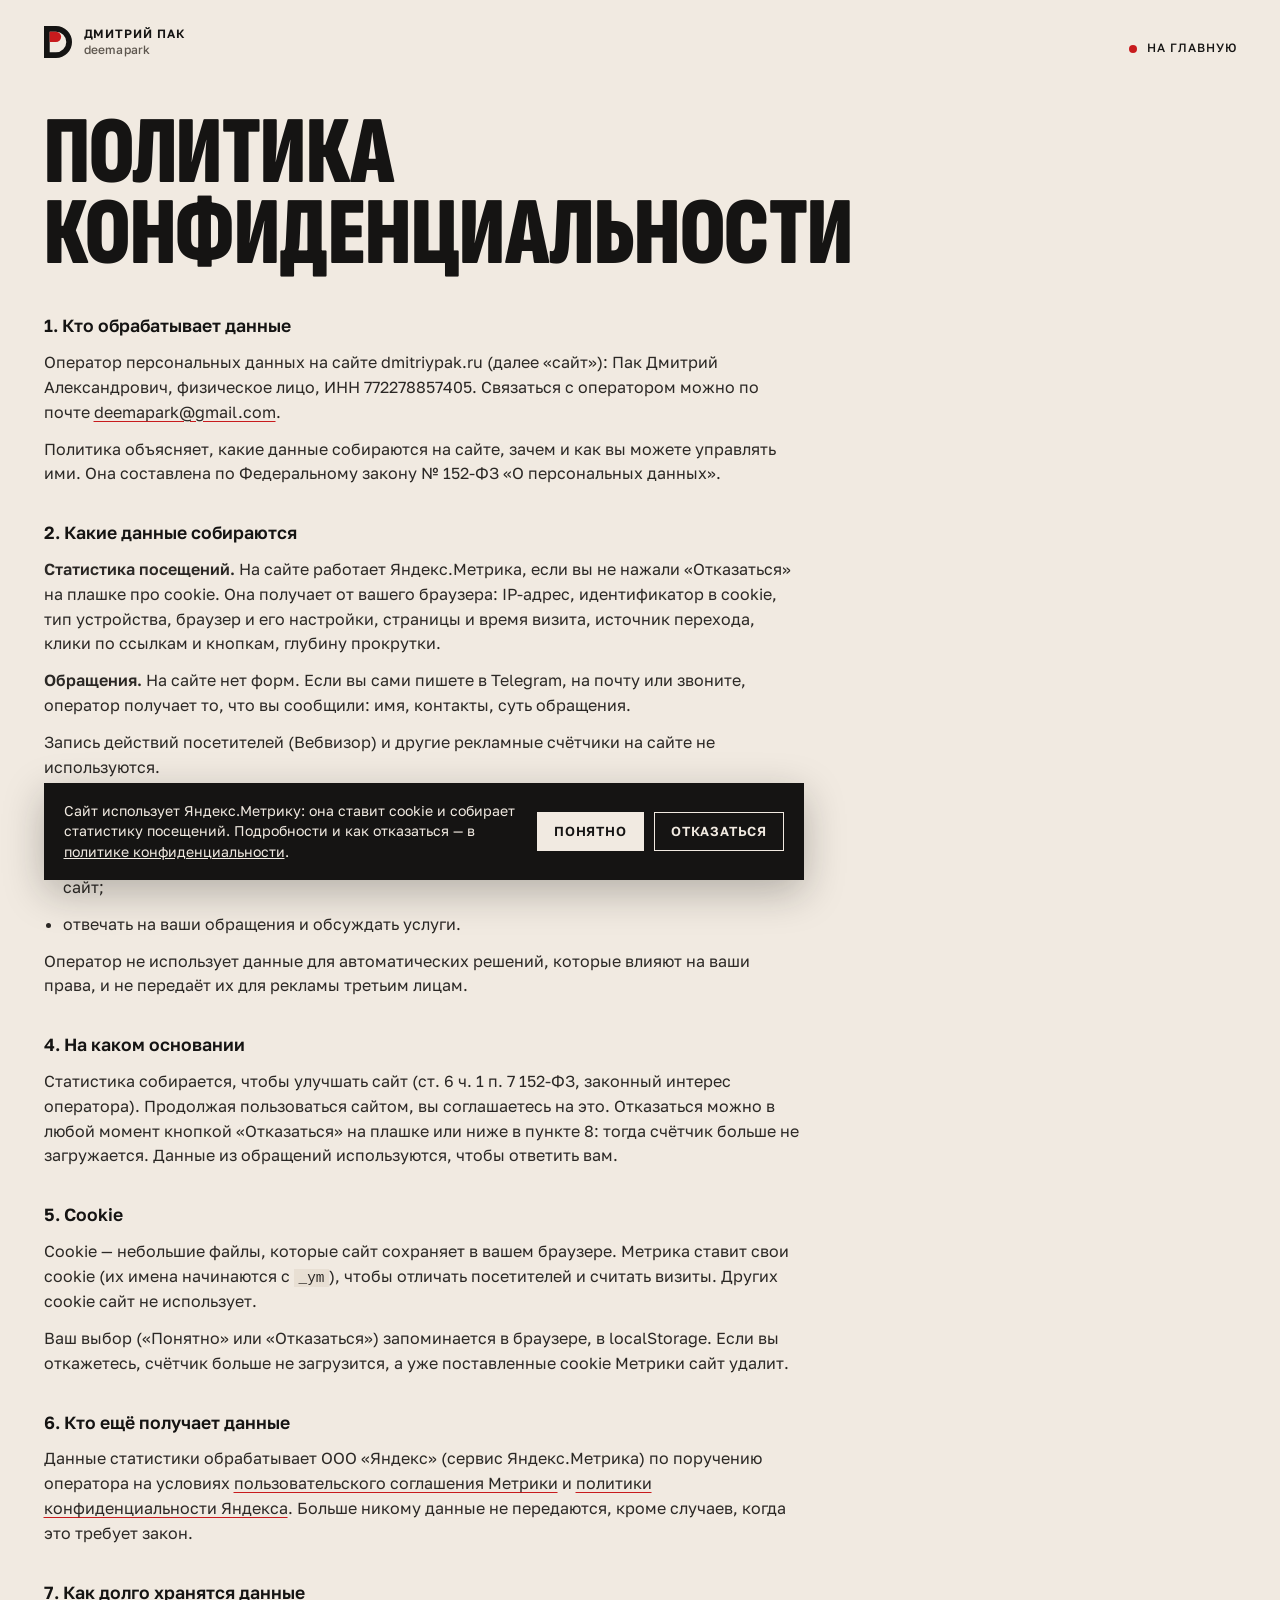
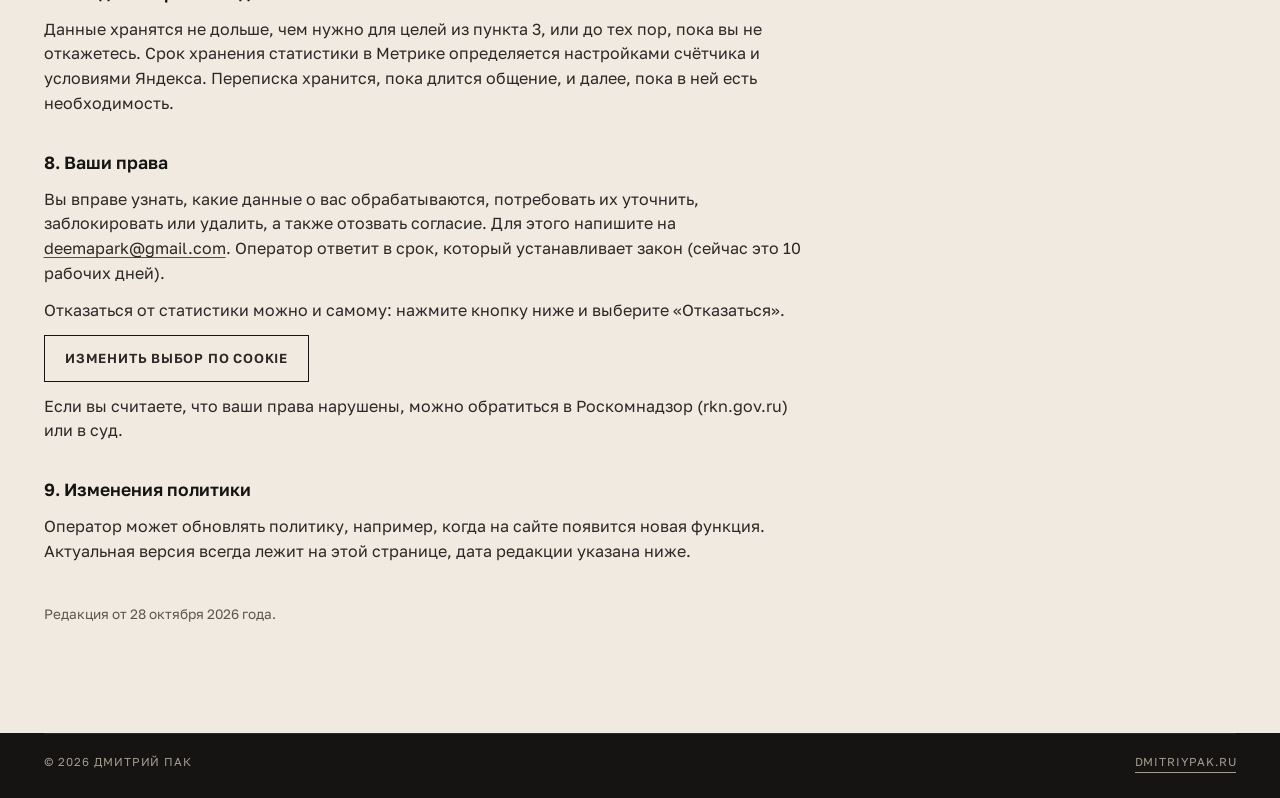
<file: privacy/index.html>
<!doctype html>
<html lang="ru">
<head>
<meta charset="utf-8">
<meta name="viewport" content="width=device-width, initial-scale=1">
<title>Политика конфиденциальности — Дмитрий Пак</title>
<meta name="description" content="Какие данные собирает сайт dmitriypak.ru, зачем и как отказаться от cookie.">
<link rel="canonical" href="https://dmitriypak.ru/privacy/">
<meta name="theme-color" content="#F1EAE1">
<link rel="icon" href="/assets/brand/favicon.svg" type="image/svg+xml">
<link rel="stylesheet" href="/assets/fonts/fonts.css">
<link rel="stylesheet" href="/assets/site.css">
</head>
<body>
<div class="wrap">
  <header class="top">
    <a class="who small" href="/" aria-label="Дмитрий Пак, на главную"><svg class="logo" viewBox="0 0 147 168" aria-hidden="true"><path fill="#151413" fill-rule="evenodd" d="M0 0H63A84 84 0 0 1 63 168H0ZM30 30V138H63A54 54 0 0 0 63 30Z"/><path fill="#C81B1D" d="M30 30H63A27 27 0 0 1 63 84H30Z"/></svg><span><b>Дмитрий Пак</b><i>deemapark</i></span></a>
    <span></span>
    <a class="status small" href="/"><i></i><span>На главную</span></a>
  </header>
  <main class="doc">
    <h1 class="disp">Политика конфиденциальности</h1>
<section><h2>1. Кто обрабатывает данные</h2>
<p>Оператор персональных данных на сайте dmitriypak.ru (далее «сайт»): Пак Дмитрий Александрович, физическое лицо, ИНН 772278857405. Связаться с оператором можно по почте <a href="mailto:deemapark@gmail.com">deemapark@gmail.com</a>.</p>
<p>Политика объясняет, какие данные собираются на сайте, зачем и как вы можете управлять ими. Она составлена по Федеральному закону № 152-ФЗ «О персональных данных».</p></section>
<section><h2>2. Какие данные собираются</h2>
<p><b>Статистика посещений.</b> На сайте работает Яндекс.Метрика, если вы не нажали «Отказаться» на плашке про cookie. Она получает от вашего браузера: IP-адрес, идентификатор в cookie, тип устройства, браузер и его настройки, страницы и время визита, источник перехода, клики по ссылкам и кнопкам, глубину прокрутки.</p>
<p><b>Обращения.</b> На сайте нет форм. Если вы сами пишете в Telegram, на почту или звоните, оператор получает то, что вы сообщили: имя, контакты, суть обращения.</p>
<p>Запись действий посетителей (Вебвизор) и другие рекламные счётчики на сайте не используются.</p></section>
<section><h2>3. Зачем нужны данные</h2>
<ul>
<li>понимать, сколько людей приходит на сайт, откуда и что они смотрят, чтобы улучшать сайт;</li>
<li>отвечать на ваши обращения и обсуждать услуги.</li>
</ul>
<p>Оператор не использует данные для автоматических решений, которые влияют на ваши права, и не передаёт их для рекламы третьим лицам.</p></section>
<section><h2>4. На каком основании</h2>
<p>Статистика собирается, чтобы улучшать сайт (ст. 6 ч. 1 п. 7 152-ФЗ, законный интерес оператора). Продолжая пользоваться сайтом, вы соглашаетесь на это. Отказаться можно в любой момент кнопкой «Отказаться» на плашке или ниже в пункте 8: тогда счётчик больше не загружается. Данные из обращений используются, чтобы ответить вам.</p></section>
<section><h2>5. Cookie</h2>
<p>Cookie — небольшие файлы, которые сайт сохраняет в вашем браузере. Метрика ставит свои cookie (их имена начинаются с <code>_ym</code>), чтобы отличать посетителей и считать визиты. Других cookie сайт не использует.</p>
<p>Ваш выбор («Понятно» или «Отказаться») запоминается в браузере, в localStorage. Если вы откажетесь, счётчик больше не загрузится, а уже поставленные cookie Метрики сайт удалит.</p></section>
<section><h2>6. Кто ещё получает данные</h2>
<p>Данные статистики обрабатывает ООО «Яндекс» (сервис Яндекс.Метрика) по поручению оператора на условиях <a href="https://yandex.ru/legal/metrica_termsofuse/" target="_blank" rel="noopener">пользовательского соглашения Метрики</a> и <a href="https://yandex.ru/legal/confidential/" target="_blank" rel="noopener">политики конфиденциальности Яндекса</a>. Больше никому данные не передаются, кроме случаев, когда это требует закон.</p></section>
<section><h2>7. Как долго хранятся данные</h2>
<p>Данные хранятся не дольше, чем нужно для целей из пункта 3, или до тех пор, пока вы не откажетесь. Срок хранения статистики в Метрике определяется настройками счётчика и условиями Яндекса. Переписка хранится, пока длится общение, и далее, пока в ней есть необходимость.</p></section>
<section><h2>8. Ваши права</h2>
<p>Вы вправе узнать, какие данные о вас обрабатываются, потребовать их уточнить, заблокировать или удалить, а также отозвать согласие. Для этого напишите на <a href="mailto:deemapark@gmail.com">deemapark@gmail.com</a>. Оператор ответит в срок, который устанавливает закон (сейчас это 10 рабочих дней).</p>
<p>Отказаться от статистики можно и самому: нажмите кнопку ниже и выберите «Отказаться».</p>
<p><button type="button" class="btn ghost" data-consent-open>Изменить выбор по cookie</button></p>
<p>Если вы считаете, что ваши права нарушены, можно обратиться в Роскомнадзор (rkn.gov.ru) или в суд.</p></section>
<section><h2>9. Изменения политики</h2>
<p>Оператор может обновлять политику, например, когда на сайте появится новая функция. Актуальная версия всегда лежит на этой странице, дата редакции указана ниже.</p></section>
    <p class="upd">Редакция от 28 октября 2026 года.</p>
  </main>
</div>
<footer class="foot-band"><div class="wrap"><div class="legal"><span>© 2026 Дмитрий Пак</span><a href="/">dmitriypak.ru</a></div></div></footer>
<script src="/assets/consent.js" data-ym="113813517" defer></script>
</body>
</html>
</file>
<file: assets/fonts/fonts.css>
/* Шрифты лежат в проекте, без Google Fonts. Вариативные woff2, наборы: кириллица, латиница, латиница-ext (в ней знак ₽). */
@font-face{font-family:"Sofia Sans Extra Condensed";font-style:normal;font-weight:700 900;font-display:swap;src:url(sofia-cyrillic.woff2) format("woff2");unicode-range:U+0301,U+0400-045F,U+0490-0491,U+04B0-04B1,U+2116}
@font-face{font-family:"Sofia Sans Extra Condensed";font-style:normal;font-weight:700 900;font-display:swap;src:url(sofia-latin-ext.woff2) format("woff2");unicode-range:U+0100-02BA,U+02BD-02C5,U+02C7-02CC,U+02CE-02D7,U+02DD-02FF,U+0304,U+0308,U+0329,U+1D00-1DBF,U+1E00-1E9F,U+1EF2-1EFF,U+2020,U+20A0-20AB,U+20AD-20C0,U+2113,U+2C60-2C7F,U+A720-A7FF}
@font-face{font-family:"Sofia Sans Extra Condensed";font-style:normal;font-weight:700 900;font-display:swap;src:url(sofia-latin.woff2) format("woff2");unicode-range:U+0000-00FF,U+0131,U+0152-0153,U+02BB-02BC,U+02C6,U+02DA,U+02DC,U+0304,U+0308,U+0329,U+2000-206F,U+20AC,U+2122,U+2191,U+2193,U+2212,U+2215,U+FEFF,U+FFFD}
@font-face{font-family:"Golos Text";font-style:normal;font-weight:400 600;font-display:swap;src:url(golos-cyrillic.woff2) format("woff2");unicode-range:U+0301,U+0400-045F,U+0490-0491,U+04B0-04B1,U+2116}
@font-face{font-family:"Golos Text";font-style:normal;font-weight:400 600;font-display:swap;src:url(golos-latin-ext.woff2) format("woff2");unicode-range:U+0100-02BA,U+02BD-02C5,U+02C7-02CC,U+02CE-02D7,U+02DD-02FF,U+0304,U+0308,U+0329,U+1D00-1DBF,U+1E00-1E9F,U+1EF2-1EFF,U+2020,U+20A0-20AB,U+20AD-20C0,U+2113,U+2C60-2C7F,U+A720-A7FF}
@font-face{font-family:"Golos Text";font-style:normal;font-weight:400 600;font-display:swap;src:url(golos-latin.woff2) format("woff2");unicode-range:U+0000-00FF,U+0131,U+0152-0153,U+02BB-02BC,U+02C6,U+02DA,U+02DC,U+0304,U+0308,U+0329,U+2000-206F,U+20AC,U+2122,U+2191,U+2193,U+2212,U+2215,U+FEFF,U+FFFD}
</file>
<file: assets/thumbs.css>
/* Мини-макеты кейсов. Палитру задаёт версия через --th-* на родителе. */
.th{
  --th-bg:#f2ede4;--th-fg:#141414;--th-mute:#6b665d;--th-acc:#c8201e;--th-card:#fff;--th-line:rgba(0,0,0,.12);
  container-type:size;position:relative;width:100%;height:100%;overflow:hidden;
  background:var(--th-bg);color:var(--th-fg);font-variant-numeric:tabular-nums;line-height:1.2
}
.th *{box-sizing:border-box}
.th-in{width:100%;height:100%}

/* Баннеры */
.th-banners{display:grid;grid-template-columns:1.55fr 1fr .62fr;grid-template-rows:1fr 1fr;gap:3cqw;padding:7cqw 6cqw}
.thb{position:relative;overflow:hidden;border-radius:1.4cqw;padding:3.2cqw;background:var(--th-acc);color:var(--th-card);display:flex;flex-direction:column;justify-content:space-between;box-shadow:0 1.5cqw 4cqw rgba(0,0,0,.18)}
.thb b{font-size:3.2cqw;font-weight:800;line-height:1;text-transform:uppercase;position:relative;z-index:1}
.thb span{font-size:2.1cqw;opacity:.85;position:relative;z-index:1}
.thb-wide{grid-column:1;grid-row:1/3}
.thb-sq{grid-column:2;grid-row:1}
.thb-mini{grid-column:2;grid-row:2;background:var(--th-card);color:var(--th-fg)}
.thb-mini b{font-size:2.6cqw}
.thb-wide b{font-size:4.6cqw}
.thb-sq{background:var(--th-fg);color:var(--th-bg)}
.thb-sq b{font-size:2.8cqw}
.thb-story{grid-column:3;grid-row:1/3;background:var(--th-card);color:var(--th-fg)}
.thb-story b{font-size:2.5cqw}
.thb-fig{position:absolute;right:-7cqw;top:-7cqw;width:30cqw;height:30cqw;border-radius:50%;
  background:radial-gradient(circle at 34% 30%,rgba(255,255,255,.75),rgba(255,255,255,0) 32%),radial-gradient(circle at 50% 50%,var(--th-fg) 0 60%,transparent 61%);opacity:.9}
.thb-fig2{width:18cqw;height:18cqw;right:-5cqw;top:-5cqw;background:radial-gradient(circle at 34% 30%,rgba(255,255,255,.7),rgba(255,255,255,0) 32%),radial-gradient(circle,var(--th-acc) 0 60%,transparent 61%)}
.thb-fig3{width:14cqw;height:14cqw;right:-4cqw;top:auto;bottom:10cqw;background:radial-gradient(circle at 34% 30%,rgba(255,255,255,.8),rgba(255,255,255,0) 32%),radial-gradient(circle,var(--th-acc) 0 60%,transparent 61%)}

/* Алерты */
.th-alerts{padding:6cqw 8cqw;display:flex;flex-direction:column;gap:3cqw}
.tha-head{display:flex;gap:2.6cqw;align-items:center}
.tha-head b{display:block;font-size:3.4cqw}
.tha-head span{font-size:2.4cqw;color:var(--th-mute)}
.tha-ava,.thc-ava{display:grid;place-items:center;width:7.6cqw;height:7.6cqw;border-radius:50%;background:var(--th-acc);color:var(--th-card);font-style:normal;font-weight:700;font-size:3.2cqw;flex:none}
.tha-msg{background:var(--th-card);border-radius:2.4cqw 2.4cqw 2.4cqw .6cqw;padding:4cqw 4.4cqw;box-shadow:0 1cqw 3cqw rgba(0,0,0,.12);max-width:84cqw}
.tha-msg b{display:block;font-size:3.5cqw;margin-bottom:2.2cqw}
.tha-msg p{display:flex;align-items:center;gap:2cqw;font-size:3.1cqw;margin:0 0 1.4cqw}
.tha-dot{width:2cqw;height:2cqw;border-radius:50%;background:var(--th-acc);flex:none}
.tha-dot2{background:var(--th-mute)}
.tha-st{color:var(--th-acc);font-weight:700}
.tha-btns{display:grid;grid-template-columns:1fr 1fr;gap:1.6cqw;margin-top:2.6cqw}
.tha-btns span{text-align:center;font-size:2.7cqw;padding:1.8cqw;border-radius:1.2cqw;background:var(--th-line);font-weight:600}

/* SEO */
.th-seo{padding:7cqw 6cqw;display:flex;flex-direction:column;justify-content:center}
.ths-row{display:grid;grid-template-columns:18cqw 1fr 20cqw;gap:2cqw;align-items:center;font-size:2.9cqw;padding:2.5cqw 0;border-bottom:1px solid var(--th-line)}
.ths-row span:first-child{color:var(--th-mute)}
.ths-h{font-size:2.3cqw;text-transform:uppercase;letter-spacing:.06em;color:var(--th-mute);border-bottom-color:var(--th-fg)}
.ths-ok,.ths-wait,.ths-new{justify-self:start;padding:.8cqw 1.8cqw;border-radius:5cqw;font-size:2.3cqw;font-weight:600}
.ths-ok{background:var(--th-acc);color:var(--th-card)}
.ths-wait{background:var(--th-line)}
.ths-new{border:1px solid var(--th-line);color:var(--th-mute)}

/* Аналитика */
.th-analytics{padding:7cqw 7cqw 5cqw;display:flex;flex-direction:column;gap:4cqw}
.thn-kpi{display:grid;grid-template-columns:repeat(3,1fr);gap:2.4cqw}
.thn-kpi div{background:var(--th-card);border-radius:1.6cqw;padding:2.8cqw 3cqw}
.thn-kpi span{display:block;font-size:2.4cqw;color:var(--th-mute);margin-bottom:1cqw}
.thn-kpi b{font-size:5cqw;font-weight:700;letter-spacing:-.02em}
.thn-chart{flex:1;display:flex;align-items:flex-end;gap:2.4cqw;border-bottom:1px solid var(--th-fg);position:relative}
.thn-chart::after{content:"";position:absolute;left:0;right:0;bottom:60%;border-top:1px dashed var(--th-mute)}
.thn-bar{flex:1;height:calc(var(--v)*1%);background:var(--th-acc);border-radius:.8cqw .8cqw 0 0}
.thn-bar:nth-child(odd){background:var(--th-fg)}
.thn-axis{display:flex;gap:4cqw;font-size:2.3cqw;color:var(--th-mute)}
.thn-axis span::before{content:"";display:inline-block;width:2cqw;height:2cqw;border-radius:.4cqw;margin-right:1cqw;vertical-align:-.2cqw;background:var(--th-fg)}
.thn-axis span+span::before{background:var(--th-acc)}

/* Лиды */
.th-leads{padding:8cqw 7cqw;display:flex;flex-direction:column;justify-content:center;gap:3.6cqw}
.thl-row{display:grid;grid-template-columns:19cqw 1fr;align-items:center;gap:2.4cqw;font-size:3cqw}
.thl-row div{display:flex;flex-direction:column;gap:.9cqw}
.thl-l,.thl-p{display:block;height:2.6cqw;border-radius:.6cqw;width:calc(var(--v)*1%)}
.thl-l{background:var(--th-line);background:color-mix(in srgb,var(--th-fg) 22%,transparent)}
.thl-p{background:var(--th-acc)}
.thl-key{display:flex;gap:5cqw;font-size:2.4cqw;color:var(--th-mute);margin-top:1.4cqw}
.thl-key i{display:inline-block;width:4cqw;height:2cqw;margin-right:1.2cqw;vertical-align:-.2cqw}

/* Контент */
.th-content{display:grid;place-items:center;padding:6cqw}
.thc-post{width:62cqw;background:var(--th-card);border-radius:2.6cqw;padding:3cqw;box-shadow:0 1.6cqw 4cqw rgba(0,0,0,.16)}
.thc-head{display:flex;align-items:center;gap:2cqw;margin-bottom:2.4cqw}
.thc-head b{font-size:3cqw}
.thc-ava{width:6cqw;height:6cqw;font-size:2.6cqw}
.thc-img{height:24cqw;border-radius:1.6cqw;background:var(--th-acc);color:var(--th-card);display:flex;flex-direction:column;justify-content:flex-end;padding:3cqw}
.thc-img b{font-size:10cqw;line-height:.9;font-weight:800}
.thc-img span{font-size:2.6cqw;opacity:.9}
.thc-post p{font-size:2.9cqw;margin:2.4cqw 0 1.6cqw;color:var(--th-fg)}
.thc-meta{font-size:2.2cqw;color:var(--th-mute)}

/* Сайты */
.th-sites{padding:7cqw 6cqw}
.thw-bar{display:flex;align-items:center;gap:1.2cqw;height:6cqw;padding:0 2.4cqw;background:var(--th-card);border-radius:1.6cqw 1.6cqw 0 0;border-bottom:1px solid var(--th-line)}
.thw-bar i{width:1.6cqw;height:1.6cqw;border-radius:50%;background:var(--th-line)}
.thw-bar span{margin-left:2cqw;font-size:2.3cqw;color:var(--th-mute)}
.thw-page{position:relative;height:calc(100% - 6cqw);background:var(--th-fg);color:var(--th-bg);border-radius:0 0 1.6cqw 1.6cqw;padding:5cqw;overflow:hidden}
.thw-page b{position:relative;z-index:1;font-size:6.2cqw;line-height:.92;font-weight:800;letter-spacing:-.02em}
.thw-page em{position:absolute;right:5cqw;top:9cqw;bottom:0;width:24cqw;background:var(--th-acc);border-radius:20cqw 20cqw 0 0}
.thw-l1,.thw-l2{position:absolute;left:5cqw;height:1.6cqw;border-radius:1cqw;background:color-mix(in srgb,var(--th-bg) 40%,transparent)}
.thw-l1{bottom:11cqw;width:30cqw}
.thw-l2{bottom:7cqw;width:22cqw}

/* Конкуренты */
.th-comp{padding:6cqw 6cqw;display:flex;flex-direction:column;justify-content:center}
.thk-head{display:flex;justify-content:space-between;align-items:baseline;gap:2cqw;padding-bottom:2.4cqw;border-bottom:1px solid var(--th-fg)}
.thk-head b{font-size:3.6cqw}
.thk-head span{font-size:2.3cqw;color:var(--th-mute)}
.thk-row{display:grid;grid-template-columns:15cqw 1fr auto;gap:2cqw;align-items:center;padding:2.3cqw 0;border-bottom:1px solid var(--th-line);font-size:2.7cqw}
.thk-row i{font-style:normal;font-weight:700}
.thk-row span{color:var(--th-mute)}
.thk-row em{font-style:normal;font-weight:600;font-size:2.5cqw;padding:.8cqw 1.8cqw;border-radius:5cqw;background:var(--th-card);color:var(--th-fg);max-width:34cqw;white-space:nowrap;overflow:hidden;text-overflow:ellipsis}
.thk-row em.thk-up,.thk-row em.thk-down{background:var(--th-acc);color:var(--th-card)}
.thk-foot{margin-top:2.6cqw;font-size:2.5cqw;font-weight:600;color:var(--th-acc)}

/* Схемы процессов (управленческие кейсы) */
.th-flow{display:flex;flex-direction:column;align-items:center;justify-content:center;padding:6cqw 10cqw}
.thf-node{width:100%;max-width:62cqw;padding:3cqw 4cqw;border-radius:1.4cqw;background:var(--th-card);color:var(--th-fg);display:flex;flex-direction:column;gap:1cqw;text-align:center;box-shadow:0 1.5cqw 4cqw rgba(0,0,0,.18)}
.thf-node b{font-size:max(3.8cqw,14px);font-weight:800;line-height:1.1}
.thf-node span{font-size:max(2.5cqw,11px);opacity:.72}
.thf-acc{background:var(--th-fg);color:var(--th-card)}
.thf-arr{position:relative;display:block;width:2px;height:7cqw;background:var(--th-fg);opacity:.55}
.thf-arr::after{content:"";position:absolute;left:50%;bottom:-1px;width:2.2cqw;height:2.2cqw;border-right:2px solid var(--th-fg);border-bottom:2px solid var(--th-fg);transform:translate(-50%,0) rotate(45deg)}
</file>
<file: assets/site.css>
/* Общие стили обоих сайтов. Дизайн: шаблон «Красный» из v2. */
:root{
  --paper:#F1EAE1;--paper-2:#E8DFD3;--ink:#151413;--red:#C81B1D;--red-d:#A3141A;
  --mut:#5D564E;--line:#CFC5B8;--line-d:#2C2A28;
  --disp:"Sofia Sans Extra Condensed","Arial Narrow",sans-serif;
  --text:"Golos Text",system-ui,sans-serif;
  --pad:clamp(20px,3.4vw,48px);
  --ease:cubic-bezier(.16,1,.3,1);
}
*{box-sizing:border-box;margin:0;padding:0}
html{scroll-behavior:smooth;-webkit-text-size-adjust:100%;scrollbar-color:var(--ink) var(--paper-2)}
@media (prefers-reduced-motion:reduce){html{scroll-behavior:auto}}
body{background:var(--paper);color:var(--ink);font:400 1rem/1.55 var(--text);overflow-x:clip}
::selection{background:var(--red);color:var(--paper)}
a{color:inherit}
:focus-visible{outline:2px solid var(--red);outline-offset:3px}
.ico{width:1.25em;height:1.25em;flex:none}
img{display:block;max-width:100%;height:auto}
.wrap{max-width:1440px;margin:0 auto;padding:0 var(--pad)}
.disp{font-family:var(--disp);font-weight:900;text-transform:uppercase;line-height:.84;letter-spacing:-.005em}
.rule{display:block;width:34px;height:3px;background:var(--red);margin-bottom:10px}
.small{font-size:.75rem;letter-spacing:.08em;text-transform:uppercase;font-weight:500}
.btn{display:inline-flex;align-items:center;gap:12px;font:600 .82rem/1 var(--text);letter-spacing:.06em;text-transform:uppercase;text-decoration:none;padding:16px 20px;border:1px solid var(--ink);background:var(--ink);color:var(--paper);cursor:pointer;transition:background .25s var(--ease),color .25s var(--ease),border-color .25s var(--ease),gap .25s var(--ease)}
.btn:hover{background:var(--red);border-color:var(--red);gap:18px}
.btn.ghost{background:transparent;color:inherit}
.btn.ghost:hover{background:var(--ink);color:var(--paper);border-color:var(--ink)}
.btn.red{background:var(--red);border-color:var(--red)}
.btn.red:hover{background:var(--paper);color:var(--ink);border-color:var(--paper)}
u.mark{text-decoration:none;background:linear-gradient(var(--red),var(--red)) 0 92%/var(--u,100%) .085em no-repeat;transition:background-size 1.1s var(--ease)}

/* переход к резюме */
@media (prefers-reduced-motion:no-preference){
  @view-transition{navigation:auto}
  .hero h1{view-transition-name:name}
  .hero .portrait{view-transition-name:portrait}
  ::view-transition-old(root){animation:.45s var(--ease) both vt-out}
  ::view-transition-new(root){animation:.6s var(--ease) both vt-in}
  ::view-transition-group(name),::view-transition-group(portrait){animation-duration:.7s;animation-timing-function:var(--ease)}
}
@keyframes vt-out{to{opacity:0;transform:translateY(-24px)}}
@keyframes vt-in{from{opacity:0;transform:translateY(40px)}}

/* инерционный скролл, магнитные кнопки */
html.lenis,html.lenis body{height:auto}
.lenis.lenis-smooth{scroll-behavior:auto!important}
.lenis.lenis-stopped{overflow:hidden}
.btn,.cd-close{will-change:transform}

/* шапка */
.top{display:grid;grid-template-columns:1fr auto 1fr;align-items:end;gap:24px;padding-top:26px;position:relative;z-index:5}
.top .who{display:inline-flex;align-items:center;gap:12px;line-height:1.3;text-decoration:none;justify-self:start}
.top .who .logo{width:28px;height:32px;display:block}
.top .who b{display:block;font-weight:600}
.top .who i{display:block;font-style:normal;text-transform:none;letter-spacing:.02em;color:var(--mut)}
.top nav{display:flex;gap:28px}
.top nav a{text-decoration:none;font-size:.78rem;letter-spacing:.08em;text-transform:uppercase;font-weight:500;padding:6px 0;border-bottom:1px solid transparent;transition:border-color .2s}
.top nav a:hover{border-color:var(--ink)}
.top .status{justify-self:end;text-decoration:none;display:inline-flex;align-items:center;gap:10px}
.top .status i{width:8px;height:8px;border-radius:50%;background:var(--red)}

/* первый экран */
/* clip-path обрезает только низ: при параллаксе красный блок не вылезает из-под бегущей строки, печать справа не режется */
.hero{clip-path:inset(-100vh -100vw 0 -100vw);position:relative;display:grid;grid-template-columns:repeat(12,1fr);column-gap:20px;padding-top:clamp(20px,3vw,40px)}
.hero .copy{grid-column:1/8;grid-row:1;align-self:end;position:relative;z-index:3;padding-bottom:clamp(24px,3vw,44px)}
.hero h1{font-size:clamp(5rem,15.2vw,14.6rem);margin-left:-.03em}
.hero h1 span{display:block;overflow:hidden;padding:.12em .04em .02em 0;margin-top:-.12em}
.hero h1 span b{display:block;font-weight:900;will-change:transform}
.hero h1 .r{color:var(--red)}
.hero .tag{margin-top:28px;display:flex;align-items:center;gap:14px}
.hero .tag::before{content:"";width:34px;height:2px;background:var(--red)}
.hero .lead{margin-top:16px;font-size:1.12rem;line-height:1.55;max-width:44ch}
.hero .acts{display:flex;flex-wrap:wrap;gap:12px;margin-top:28px}
.hero .stage{grid-column:8/13;grid-row:1;position:relative;align-self:end;aspect-ratio:900/1661;max-height:calc(100svh - 120px);min-height:560px;justify-self:end;width:100%}
.hero .block{position:absolute;left:0;right:0;top:26%;bottom:0;background:var(--red);will-change:transform}
.hero .block .plus{position:absolute;left:16px;bottom:16px;width:18px;height:18px;color:var(--paper)}
.hero .portrait{position:absolute;inset:0;width:100%;height:100%;object-fit:contain;object-position:bottom right;z-index:2;will-change:transform}
.hero .seal-h{position:absolute;right:-34px;top:calc(26% - 58px);z-index:4;width:116px;height:116px;border-radius:50%;background:var(--paper)}
.hero .seal-h .seal{width:116px;height:116px}

/* бегущая строка */
.marquee{background:var(--ink);color:var(--paper);overflow:hidden;border-top:1px solid var(--ink);padding:18px 0 14px;position:relative;z-index:2}
.marquee .row{display:flex;gap:36px;white-space:nowrap;font:900 clamp(2.6rem,5.4vw,5rem)/1 var(--disp);text-transform:uppercase;will-change:transform}
.marquee .row span{display:inline-flex;align-items:center;gap:36px}
.marquee .row span::after{content:"";width:.32em;height:.32em;border-radius:50%;background:var(--red)}
.marquee .row span:nth-child(even){color:var(--red)}
.marquee .row span:nth-child(even)::after{background:var(--paper)}

/* полосы */
.band{border-top:1px solid var(--ink)}
.about{display:grid;grid-template-columns:5fr 7fr}
.about .l{padding:64px 48px 64px 0;border-right:1px solid var(--line)}
.about h2{font-size:clamp(2.4rem,4.2vw,3.9rem)}
.about .l p{margin-top:24px;max-width:48ch;color:var(--mut)}
.about .l p+p{margin-top:12px}
.about .r{position:relative;display:grid;grid-template-columns:1fr 1fr;align-content:center;gap:44px 48px;padding:64px 0 64px 48px}
.stat b{display:block;font-family:var(--disp);font-weight:800;color:var(--red);font-size:clamp(3.4rem,5vw,4.8rem);line-height:.9;font-variant-numeric:tabular-nums}
.stat b sup{font-size:.42em;vertical-align:1.05em;margin-left:4px;letter-spacing:.01em}
.stat>span{display:block;margin-top:10px;font-size:.9rem;color:var(--mut);max-width:24ch}
.seal{width:170px;height:170px;fill:var(--ink)}
.seal text{font:600 13.5px var(--text);letter-spacing:.18em;text-transform:uppercase}
.seal .seal-center{font:900 46px var(--disp);fill:var(--red);letter-spacing:0}
.seal-ring{transform-origin:100px 100px}
@media (prefers-reduced-motion:no-preference){.seal-ring{animation:spin 28s linear infinite}}
@keyframes spin{to{transform:rotate(360deg)}}

/* кейсы */
.work-head{display:grid;grid-template-columns:1fr 1fr;align-items:end;gap:24px;padding:64px 0 36px}
.work-head h2{font-size:clamp(4rem,8.4vw,8rem)}
.work-head p{color:var(--mut);max-width:40ch;justify-self:end}
.work-head p b{display:flex;align-items:center;gap:12px;margin-top:14px;color:var(--ink);font-size:.75rem;letter-spacing:.08em;text-transform:uppercase;font-weight:500}
.work-head p b .ico{width:28px}
.c-dark .th{--th-bg:#1f1d1b;--th-fg:#F1EAE1;--th-mute:#a49c91;--th-acc:#C81B1D;--th-card:#2c2926;--th-line:rgba(255,255,255,.14)}
.c-red .tag{opacity:1}
.c-red .th{--th-bg:#b3171a;--th-fg:#151413;--th-mute:#f6d6d0;--th-acc:#F1EAE1;--th-card:#F1EAE1;--th-line:rgba(0,0,0,.18)}
.c-red .th-banners .thb-wide,.c-red .thc-img,.c-red .ths-ok,.c-red .tha-ava,.c-red .thk-up,.c-red .thk-down{color:var(--ink)}
.c-paper{color:var(--ink)}
.c-paper .th{--th-bg:#ded3c5;--th-fg:#151413;--th-mute:#6c645a;--th-acc:#C81B1D;--th-card:#F7F2EB;--th-line:rgba(0,0,0,.12)}

/* стопка кейсов */
.stack{list-style:none;position:relative}
.sc{position:sticky;top:calc(20px + var(--i) * 14px);margin-bottom:28px;cursor:pointer}
.sc:last-child{margin-bottom:0}
.sc-in{display:grid;grid-template-columns:5fr 7fr;min-height:min(74vh,600px);border:1px solid var(--ink);background:var(--ink);color:var(--paper);transform-origin:50% 0;will-change:transform;box-shadow:0 -18px 40px -24px rgba(21,20,19,.45)}
.sc.c-red .sc-in{background:var(--red)}
.sc.c-paper .sc-in{background:var(--paper-2);color:var(--ink)}
.sc .txt{display:flex;flex-direction:column;padding:34px 36px 32px}
.sc .n{font:800 3rem/1 var(--disp)}
.sc h3{font:900 clamp(2.6rem,4.6vw,4.6rem)/.88 var(--disp);text-transform:uppercase;margin-top:22px}
.sc .tag{font-size:.78rem;letter-spacing:.08em;text-transform:uppercase;font-weight:500;margin-top:12px}
.sc .short{margin-top:18px;font-size:1.02rem;line-height:1.5;max-width:38ch}
.sc .mx{display:flex;flex-wrap:wrap;gap:20px 28px;margin-top:auto;padding-top:28px}
.sc .mx b{display:block;font:800 2.2rem/1 var(--disp)}
.sc .mx span{display:block;margin-top:4px;font-size:.78rem;opacity:.85;max-width:18ch}
.sc.c-dark .mx b,.sc.c-paper .mx b{color:var(--red)}
.sc.c-dark .mx b{color:#E5484A}
.sc .more{all:unset;box-sizing:border-box;cursor:pointer;align-self:flex-start;margin-top:26px;display:inline-flex;align-items:center;gap:12px;font:600 .8rem/1 var(--text);letter-spacing:.06em;text-transform:uppercase;padding:14px 18px;border:1px solid currentColor;transition:background .25s var(--ease),color .25s var(--ease)}
.sc .more:hover{background:var(--paper);color:var(--ink);border-color:var(--paper)}
.sc.c-paper .more:hover{background:var(--ink);color:var(--paper);border-color:var(--ink)}
.sc .more:focus-visible{outline:3px solid var(--red);outline-offset:3px}
.sc.c-red .more:focus-visible{outline-color:var(--paper)}
.sc .more .ico{transition:transform .35s var(--ease)}
.sc .more[aria-expanded=true] .ico{transform:rotate(45deg)}
.sc .pic{position:relative;overflow:hidden;border-left:1px solid rgba(0,0,0,.25)}
.sc .pic .th{position:absolute;inset:-4% 0;height:108%}
.case-panel{margin-top:28px;border:1px solid var(--ink);background:var(--paper);padding:40px 40px 44px;display:grid;gap:28px;scroll-margin-top:20px}
.js .case-panel{display:none;opacity:0;transform:translateY(-8px);transition:opacity .45s var(--ease),transform .45s var(--ease)}
.js .case-panel.is-shown{display:grid}
.js .case-panel.is-open{opacity:1;transform:none}
html:not(.js) .cd-close{display:none}
.sc .more{text-decoration:none}
.cd-head{display:grid;grid-template-columns:1fr auto;align-items:start;gap:8px 20px}
.cd-tag{grid-column:1;font-size:.75rem;letter-spacing:.08em;text-transform:uppercase;color:var(--red);font-weight:600}
.cd-title{grid-column:1;font:900 clamp(2.4rem,4.4vw,4rem)/.9 var(--disp);text-transform:uppercase}
.cd-close{all:unset;box-sizing:border-box;grid-column:2;grid-row:1/3;align-self:start;cursor:pointer;width:48px;height:48px;display:grid;place-items:center;border:1px solid var(--ink);border-radius:50%;transition:background .2s,color .2s}
.cd-close:hover{background:var(--ink);color:var(--paper)}
.cd-close:focus-visible{outline:2px solid var(--red);outline-offset:3px}
.cd-metrics{display:grid;grid-template-columns:repeat(auto-fit,minmax(180px,1fr));border-top:1px solid var(--ink);border-bottom:1px solid var(--line)}
.cd-metric{padding:20px 20px 20px 0}
.cd-metric+.cd-metric{padding-left:20px;border-left:1px solid var(--line)}
.cd-metric b{display:block;font:800 clamp(2.4rem,3.6vw,3.4rem)/.95 var(--disp);color:var(--red)}
.cd-metric span{display:block;margin-top:6px;font-size:.88rem;color:var(--mut)}
.cd-body{display:grid;grid-template-columns:1fr 1.6fr 1fr;gap:36px}
.cd-part h4{font:600 .75rem/1 var(--text);letter-spacing:.08em;text-transform:uppercase;margin-bottom:12px}
.cd-part p{font-size:.95rem;line-height:1.6;max-width:62ch}
.cd-part p+p{margin-top:10px}
.cd-stack{list-style:none;display:flex;flex-wrap:wrap;gap:8px}
.cd-stack li{font-size:.8rem;padding:7px 12px;border:1px solid var(--ink);border-radius:999px}

/* услуги */
.svc{display:grid;grid-template-columns:3fr 3fr 3fr 3fr}
.svc .h{padding:56px 28px 56px 0}
.svc .h h2{font-size:clamp(3rem,4.6vw,4.6rem)}
.svc .h p{margin-top:20px;color:var(--mut);max-width:24ch}
.svc article{padding:56px 28px;border-left:1px solid var(--line);display:flex;flex-direction:column}
.glyph{position:relative;width:52px;height:52px;margin-bottom:26px}
.g-ai i{position:absolute;width:24px;height:24px;border-radius:50%;background:var(--ink)}
.g-ai i:nth-child(1){left:0;top:0}.g-ai i:nth-child(2){right:0;top:0}.g-ai i:nth-child(3){left:0;bottom:0}.g-ai i:nth-child(4){right:0;bottom:0;background:var(--red)}
.g-audit{border-radius:50%;background:var(--ink)}
.g-audit i{position:absolute;inset:14px;border-radius:50%;background:var(--red)}
.g-strategy i{position:absolute;width:30px;height:30px}
.g-strategy i:nth-child(1){left:0;bottom:0;background:var(--red)}
.g-strategy i:nth-child(2){right:0;top:0;background:var(--ink)}
.svc h3{font:600 1.02rem/1.3 var(--text);text-transform:uppercase;letter-spacing:.02em}
.svc article p{margin-top:12px;font-size:.92rem;color:var(--mut);line-height:1.6}
.svc .for{margin-top:auto;padding-top:22px;font-size:.82rem;font-weight:500;display:flex;align-items:center;gap:10px}
.svc .for .ico{color:var(--red);width:22px}

/* опыт */
.xp{background:var(--paper-2)}
.xp-head{display:grid;grid-template-columns:1fr auto;align-items:end;gap:24px;padding:64px 0 40px}
.xp-head h2{font-size:clamp(4rem,8.4vw,8rem)}
.xp-head .sub{margin-top:16px;color:var(--mut);max-width:52ch}
.xp-head .acts{display:flex;flex-wrap:wrap;gap:12px;justify-content:flex-end}
.jobs{list-style:none}
.jobs{border-top:1px solid var(--ink)}
.job{display:grid;grid-template-columns:3fr 3fr 6fr;gap:32px;padding:44px 0;border-bottom:1px solid var(--line)}
.job .when{font:800 clamp(2rem,2.8vw,2.8rem)/.95 var(--disp);text-transform:uppercase}
.job .co b{display:block;font:900 clamp(2.4rem,3.4vw,3.4rem)/.9 var(--disp);text-transform:uppercase}
.job .co span{display:block;margin-top:8px;color:var(--mut);font-size:.9rem;max-width:30ch}
.role+.role{margin-top:34px;padding-top:30px;border-top:1px solid var(--line)}
.role h3{display:flex;flex-wrap:wrap;align-items:baseline;gap:6px 14px;font:600 1.02rem/1.3 var(--text);text-transform:uppercase;letter-spacing:.02em}
.role h3 small{font:500 .78rem/1 var(--text);letter-spacing:.08em;color:var(--red-d)}
.role>p{margin-top:10px;color:var(--mut);max-width:70ch}
.groups{display:grid;grid-template-columns:repeat(3,1fr);gap:24px;margin-top:22px}
.groups h4{font:800 1.4rem/1 var(--disp);text-transform:uppercase;padding-bottom:10px;border-bottom:2px solid var(--ink);margin-bottom:12px}
.groups ul{list-style:none;display:flex;flex-direction:column;gap:10px}
.groups li{font-size:.86rem;line-height:1.5;padding-left:16px;position:relative}
.groups li::before{content:"";position:absolute;left:0;top:.62em;width:7px;height:2px;background:var(--red)}
.xp-foot{display:grid;grid-template-columns:3fr 9fr;gap:32px;padding:44px 0 64px}
.xp-foot h3{font:900 clamp(2rem,2.8vw,2.8rem)/.95 var(--disp);text-transform:uppercase}
.xp-foot .cols{display:grid;grid-template-columns:1fr 1fr;gap:32px}
.edu li,.skills li{list-style:none;padding:12px 0;border-top:1px solid var(--line);display:grid;grid-template-columns:110px 1fr;gap:12px;font-size:.9rem}
.edu li span,.skills li span{font-size:.75rem;letter-spacing:.08em;text-transform:uppercase;font-weight:500;padding-top:2px}
.edu li b{display:block;font-weight:600}
.edu li em{font-style:normal;color:var(--mut)}
.skills li p{color:var(--mut)}

/* как работаю */
.how{padding-top:64px;padding-bottom:72px}
.how h2{font-size:clamp(2.6rem,3.8vw,3.6rem);margin-bottom:30px}
.steps{display:grid;grid-template-columns:repeat(4,1fr);gap:24px}
.step b{display:block;font:800 3.2rem/1 var(--disp);color:var(--red)}
.step h3{font:600 .95rem/1.3 var(--text);text-transform:uppercase;letter-spacing:.03em;margin:14px 0 8px;padding-top:14px;border-top:1px solid var(--ink)}
.step p{font-size:.9rem;color:var(--mut);line-height:1.55;max-width:34ch}

/* подвал */
.foot-band{background:var(--ink);color:var(--paper)}
.cta{display:grid;grid-template-columns:4fr 4fr 3fr 1.6fr;gap:40px;padding:72px 0 56px;align-items:center}
.cta h2{font-size:clamp(3rem,4.8vw,4.8rem)}
.cta .who{border-left:1px solid var(--line-d);padding-left:32px}
.cta .who p{color:#d6cec3;font-size:.98rem;max-width:36ch}
.cta .who .btn{margin-top:22px}
.cta .ct{border-left:1px solid var(--line-d);padding-left:32px;display:flex;flex-direction:column;gap:14px}
.cta .ct a{display:flex;align-items:center;gap:12px;text-decoration:none;font-size:.95rem}
.cta .ct a:hover{color:#fff;text-decoration:underline;text-underline-offset:4px}
.cta .ct .ico{color:var(--red)}
.cta .seal{fill:var(--paper);width:140px;height:140px;justify-self:end}
.legal{display:flex;justify-content:space-between;gap:20px;padding:20px 0 26px;border-top:1px solid var(--line-d);font-size:.72rem;letter-spacing:.08em;text-transform:uppercase;color:#a49c91}

/* появление */
@media (prefers-reduced-motion:no-preference){
  .hero h1 span b{animation:rise 1s var(--ease) both}
  .hero h1 span:nth-child(2) b{animation-delay:.1s}
  .hero .block{animation:wipe 1.1s var(--ease) .1s both}
  .hero .portrait{animation:up 1.2s var(--ease) .25s both}
  .hero .copy>p,.hero .acts{animation:fade .8s ease .55s both}
  .js u.mark{--u:0%}
  .js u.mark.in{--u:100%}
}
@keyframes rise{from{transform:translateY(105%)}}
@keyframes wipe{from{clip-path:inset(100% 0 0 0)}to{clip-path:inset(0)}}
@keyframes up{from{opacity:0;transform:translateY(40px)}}
@keyframes fade{from{opacity:0}}

/* адаптив */
@media (max-width:1180px){
  .hero .copy{grid-column:1/8}
  .hero .stage{grid-column:7/13;min-height:480px}
  .about{grid-template-columns:1fr}
  .about .l{border-right:0;padding-right:0;border-bottom:1px solid var(--line)}
  .about .r{padding:48px 0}
  .sc-in{grid-template-columns:1fr 1fr}
  .svc{grid-template-columns:1fr 1fr 1fr}
  .svc .h{grid-column:1/-1;padding-bottom:20px}
  .svc article{padding:32px 24px 48px}
  .svc article:nth-of-type(1){border-left:0;padding-left:0}
  .job{grid-template-columns:1fr 2fr}
  .job .body{grid-column:1/-1}
  .groups{grid-template-columns:1fr 1fr}
  .xp-foot{grid-template-columns:1fr}
  .steps{grid-template-columns:1fr 1fr}
  .cta{grid-template-columns:1fr 1fr}
  .cta .seal{justify-self:start}
}
@media (max-width:760px){
  .top{grid-template-columns:1fr auto}
  .top{row-gap:14px}
  .top nav{display:flex;grid-column:1/-1;grid-row:2;gap:20px;overflow-x:auto;border-top:1px solid var(--line);padding-top:10px}
  /* пункты меню не переносятся по словам: «Как работаю» на 360px разваливалась на две строки */
  .top nav{justify-content:space-between;gap:12px}
  .top nav a{white-space:nowrap;letter-spacing:.04em}
  .hero .tag{gap:10px;letter-spacing:.04em}
  .hero .tag::before{width:22px;flex:none}
  .hero{display:flex;flex-direction:column;padding-top:40px}
  .hero .copy{padding-bottom:0}
  .hero h1{font-size:clamp(4rem,23vw,10rem)}
  .hero .stage{width:88%;min-height:0;max-height:none;margin-top:28px;align-self:flex-end}
  .hero .seal-h{right:-12px;width:96px;height:96px;top:calc(26% - 48px)}
  .hero .seal-h .seal{width:96px;height:96px}
  .about .r{padding:40px 0}
  .work-head{grid-template-columns:1fr}
  .work-head p{justify-self:start}
  .sc{position:relative;top:auto;margin-bottom:16px;cursor:default}
  .sc-in{grid-template-columns:1fr;min-height:0;box-shadow:none}
  .sc .pic{aspect-ratio:4/3;border-left:0;border-top:1px solid rgba(0,0,0,.25)}
  .sc .txt{padding:24px 20px}
  .case-panel{padding:28px 20px}
  .cd-body{grid-template-columns:1fr;gap:22px}
  .cd-metric+.cd-metric{padding-left:0;border-left:0;border-top:1px solid var(--line)}
  .svc{grid-template-columns:1fr}
  .svc article{border-left:0;padding:28px 0;border-top:1px solid var(--line)}
  .xp-head{grid-template-columns:1fr}
  .xp-head .acts{justify-content:flex-start}
  .job{grid-template-columns:1fr;gap:16px}
  .groups{grid-template-columns:1fr}
  .xp-foot .cols{grid-template-columns:1fr}
  .steps{grid-template-columns:1fr}
  .cta{grid-template-columns:1fr;gap:28px}
  .cta .who,.cta .ct{border-left:0;padding-left:0}
  .legal{flex-direction:column}
}

/* ---- блоки v3 ---- */

/* кнопка-статус в шапке ведет к контактам */
.top .status span{white-space:nowrap}

/* строка мест работы под «о себе» */
.where{display:flex;flex-wrap:wrap;gap:8px 22px;margin-top:28px;padding-top:18px;border-top:1px solid var(--line);font:800 1.5rem/1 var(--disp);text-transform:uppercase}
.where span{color:var(--mut);font:500 .72rem/1.6 var(--text);letter-spacing:.08em;align-self:center}
.where .wh{display:flex;flex-direction:column;gap:4px}
.where .wh span{align-self:auto;text-transform:none;letter-spacing:.02em;font-size:.78rem;line-height:1.35}

/* подпись к мини-макету кейса (сейчас только «Схема процесса») */
.sc .pic-note{position:absolute;left:12px;bottom:12px;z-index:2;padding:5px 9px;border-radius:3px;background:rgba(21,20,19,.82);color:#F1EAE1;font:500 .72rem/1.3 var(--text);letter-spacing:.02em}
.tools{list-style:none;display:flex;flex-wrap:wrap;gap:8px;margin-top:22px}
.tools li{font-size:.78rem;padding:6px 11px;border:1px solid var(--line);border-radius:999px;color:var(--ink)}

/* ключевые результаты (резюме) */
.wins{display:grid;grid-template-columns:repeat(5,1fr);border-top:1px solid var(--ink)}
.win{padding:28px 24px 36px 0}
.win+.win{padding-left:24px;border-left:1px solid var(--line)}
.win b{display:block;font:800 clamp(2.2rem,3vw,3rem)/.95 var(--disp);color:var(--red);white-space:nowrap}
.win span{display:block;margin-top:10px;font-size:.86rem;color:var(--mut);line-height:1.5}

/* услуги: что получите и примеры */
.svc .get{list-style:none;margin-top:18px;display:flex;flex-direction:column;gap:8px}
.svc .get li{font-size:.88rem;line-height:1.5;padding-left:16px;position:relative}
.svc .get li::before{content:"";position:absolute;left:0;top:.62em;width:7px;height:2px;background:var(--red)}
.svc .get-h{margin-top:22px;font:600 .72rem/1 var(--text);letter-spacing:.08em;text-transform:uppercase}
.svc .ex{margin-top:16px;font-size:.82rem;color:var(--mut)}
.svc .ex a{color:var(--ink);text-underline-offset:3px;text-decoration-color:var(--red)}
.svc .ex a:hover{color:var(--red)}

/* что ищу */
.seek article .k{display:block;font:900 2.6rem/1 var(--disp);text-transform:uppercase;color:var(--red);margin-bottom:6px}
.seek article p{margin-top:12px;font-size:.95rem;color:var(--ink);line-height:1.6}
.seek article p.m{color:var(--mut);font-size:.88rem}

/* блок резюме */
.cvband{background:var(--red);color:var(--paper)}
.cvband .in{display:grid;grid-template-columns:7fr 5fr;gap:40px;align-items:end;padding-top:64px;padding-bottom:64px}
.cvband h2{font-size:clamp(4rem,9vw,8.4rem)}
.cvband p{max-width:46ch;font-size:1.02rem}
.cvband .acts{display:flex;flex-wrap:wrap;gap:12px;margin-top:24px}
.cvband .btn{background:var(--ink);border-color:var(--ink)}
.cvband .btn:hover{background:var(--paper);color:var(--ink);border-color:var(--paper)}
.cvband .btn.ghost{background:transparent;border-color:var(--paper);color:var(--paper)}
.cvband .btn.ghost:hover{background:var(--paper);color:var(--ink)}
.cvband :focus-visible{outline-color:var(--paper)}

@media (max-width:1180px){
  .wins{grid-template-columns:repeat(3,1fr)}
  .win:nth-child(4){padding-left:0;border-left:0}
  .win:nth-child(n+4){border-top:1px solid var(--line)}
  .cvband .in{grid-template-columns:1fr;gap:16px}
}
@media (max-width:760px){
  .wins{grid-template-columns:1fr 1fr}
  .win,.win+.win{padding:22px 12px 24px 0;border-left:0}
  .win:nth-child(even){padding-left:16px;border-left:1px solid var(--line)}
  .win:nth-child(n+3){border-top:1px solid var(--line)}
  .win b{white-space:normal}
  .cvband .in{padding-top:48px;padding-bottom:48px}
  .top .status span{font-size:.68rem}
  .top .who b{white-space:nowrap}
  .stat b{font-size:2.7rem;white-space:nowrap}
}

/* подвал: ссылка на политику */
.legal a{text-decoration:none;border-bottom:1px solid currentColor}
.legal a:hover{color:var(--paper)}

/* плашка согласия на cookie */
.consent{position:fixed;left:var(--pad);right:var(--pad);bottom:20px;z-index:50;max-width:760px;display:flex;align-items:center;gap:20px;padding:18px 20px;background:var(--ink);color:var(--paper);box-shadow:0 12px 40px rgba(21,20,19,.28);font-size:.88rem;line-height:1.45}
.consent p{flex:1}
.consent a{color:inherit}
.consent .acts{display:flex;gap:10px;flex:none}
.consent .btn{padding:12px 16px;border-color:var(--paper);background:var(--paper);color:var(--ink)}
.consent .btn:hover{background:var(--red);border-color:var(--red);color:var(--paper)}
.consent .btn.ghost{background:transparent;color:var(--paper)}
.consent .btn.ghost:hover{background:var(--paper);color:var(--ink);border-color:var(--paper)}
@media (max-width:640px){.consent{flex-direction:column;align-items:stretch;gap:14px;left:12px;right:12px;bottom:12px}.consent .acts .btn{flex:1;justify-content:center}}

/* страница политики */
.doc{max-width:760px;padding:56px 0 96px}
.doc h1{font-size:clamp(3rem,9vw,6rem);margin-bottom:40px}
.doc h2{font:600 1.1rem/1.3 var(--text);margin:36px 0 12px}
.doc p,.doc li{margin-bottom:12px;color:#2b2825}
.doc ul{padding-left:1.2em;margin-bottom:12px}
.doc a{text-decoration-color:var(--red);text-underline-offset:3px}
.doc code{font-size:.9em;background:var(--paper-2);padding:1px 5px}
.doc .upd{margin-top:40px;color:var(--mut);font-size:.85rem}

/* ---- кейсы: витрина (consulting) ---- */
.cx-pic{position:relative;aspect-ratio:4/3;overflow:hidden;border:1px solid var(--ink)}
.cx-pic .th-wrap{position:absolute;inset:0}
.cx-pic .pic-note{position:absolute;left:12px;bottom:12px;z-index:2;padding:5px 9px;border-radius:3px;background:rgba(21,20,19,.82);color:#F1EAE1;font:500 .72rem/1.3 var(--text)}
.cx-head .n{display:block;font:800 1.6rem/1 var(--disp);color:var(--red)}
.cx-head h3{font:900 clamp(2.2rem,3.6vw,3.4rem)/.9 var(--disp);text-transform:uppercase;margin:10px 0 10px}
.cx .cd-metrics{margin-top:4px}
/* картинка справа от заголовка, остальное на всю ширину */
@media (min-width:761px){
  .cx-panel{grid-template-columns:7fr 5fr;column-gap:28px}
  .cx-panel>*{grid-column:1/-1}
  .cx-panel>.cx-pic{grid-column:2;grid-row:1}
  .cx-panel>.cx-head{grid-column:1;grid-row:1;align-self:end}
}

.cx-panel[hidden]{display:none}

.cx-a{display:grid;grid-template-columns:4fr 8fr;gap:40px;align-items:start}
.cx-list{list-style:none;position:sticky;top:20px;border-top:1px solid var(--ink)}
.cx-list button{all:unset;box-sizing:border-box;cursor:pointer;width:100%;display:grid;grid-template-columns:44px 1fr;gap:2px 10px;padding:14px 14px 14px 0;border-bottom:1px solid var(--line);transition:background .2s,padding .3s var(--ease)}
.cx-list .n{grid-row:1/3;font:800 1.5rem/1 var(--disp);color:var(--mut)}
.cx-list .t{font:900 1.55rem/1 var(--disp);text-transform:uppercase}
.cx-list .g{font-size:.72rem;letter-spacing:.06em;text-transform:uppercase;color:var(--mut)}
.cx-list button:hover{padding-left:8px}
.cx-list button[aria-selected=true]{background:var(--ink);color:var(--paper);padding-left:14px}
.cx-list button[aria-selected=true] .n{color:var(--red)}
.cx-list button[aria-selected=true] .g{color:#a49c91}
.cx-list button:focus-visible{outline:2px solid var(--red);outline-offset:-2px}
.cx-panel{display:grid;gap:26px;scroll-margin-top:20px}
.js .cx-panel:not([hidden]){animation:fade .45s var(--ease) both}
.cx-nav{display:flex;justify-content:space-between;gap:16px;border-top:1px solid var(--ink);padding-top:18px}
.cx-nav button{all:unset;cursor:pointer;display:inline-flex;align-items:center;gap:10px;font:600 .8rem/1.2 var(--text);letter-spacing:.06em;text-transform:uppercase}
.cx-nav button:hover{color:var(--red)}
.cx-nav .nx{margin-left:auto;text-align:right}
.cx-nav button:focus-visible{outline:2px solid var(--red);outline-offset:4px}

@media (max-width:1180px){
  .cx-a{grid-template-columns:5fr 7fr;gap:28px}
  .cx .cd-body{grid-template-columns:1fr}
}
@media (max-width:760px){
  .cx-a{grid-template-columns:1fr;gap:20px}
  /* на телефоне список кейсов превращается в ленту вкладок, прилипает к верху */
  .cx-list{top:0;z-index:5;display:flex;overflow-x:auto;scrollbar-width:none;gap:8px;background:var(--paper);border:0;padding:10px 0;margin:0 calc(var(--pad) * -1);padding-inline:var(--pad);scroll-padding-inline:var(--pad)}
  .cx-list li{flex:none}
  .cx-list button{display:block;padding:10px 14px;border:1px solid var(--ink);white-space:nowrap}
  .cx-list .n,.cx-list .g{display:none}
  .cx-list .t{font-size:1.2rem}
  .cx-list button:hover{padding-left:14px}
  .cx-panel{scroll-margin-top:70px}
}

/* ---- «С чего начать» в блоке контактов (consulting) ---- */
.st1 ol{list-style:none}
.sa .ico{width:28px;height:28px}
.sn{display:block;font:800 1.5rem/1 var(--disp)}

.st1{display:grid;grid-template-columns:3fr 9fr;gap:32px;padding:40px 0 48px;border-top:1px solid var(--line-d)}
.st1 h3{font:900 clamp(2rem,2.8vw,2.8rem)/.95 var(--disp);text-transform:uppercase;color:var(--paper)}
.st1 ol{display:grid;grid-template-columns:1fr 40px 1fr 40px 1fr;gap:16px;align-items:start}
.st1 .sn{color:var(--red);margin-bottom:10px}
.st1 b{display:block;font-weight:600;text-transform:uppercase;font-size:.85rem;letter-spacing:.03em;margin-bottom:6px}
.st1 p{font-size:.9rem;line-height:1.55;color:#d6cec3}
.st1 .sa{color:var(--red);padding-top:2px}

@media (max-width:1180px){
  .st1{grid-template-columns:1fr}
}
@media (max-width:760px){
  .st1 ol{grid-template-columns:1fr;gap:0}
  .st1 li:not(.sa){display:grid;grid-template-columns:52px 1fr;column-gap:12px}
  .st1 li .sn{grid-row:1/3}
  .st1 .sa{padding:6px 0 10px 0}
  .st1 .sa .ico{transform:rotate(90deg);width:24px;height:24px}
}
</file>
